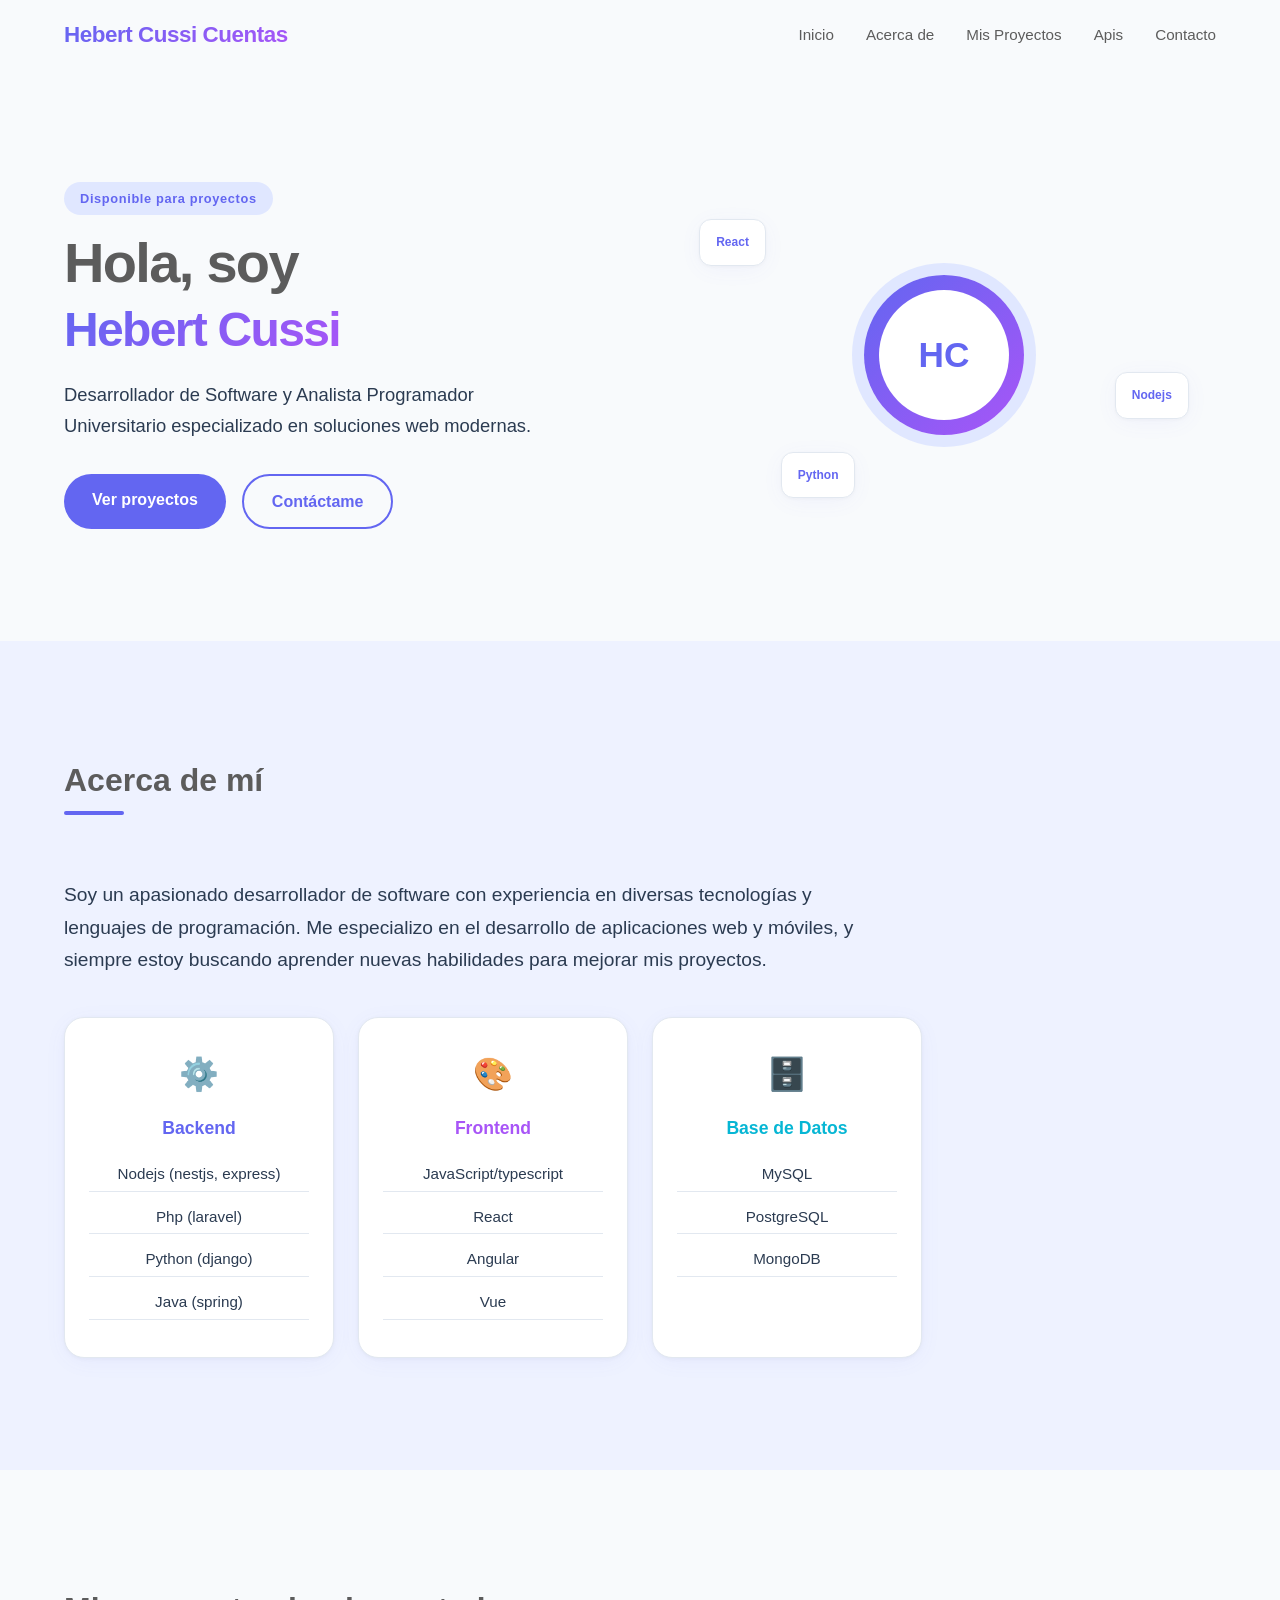
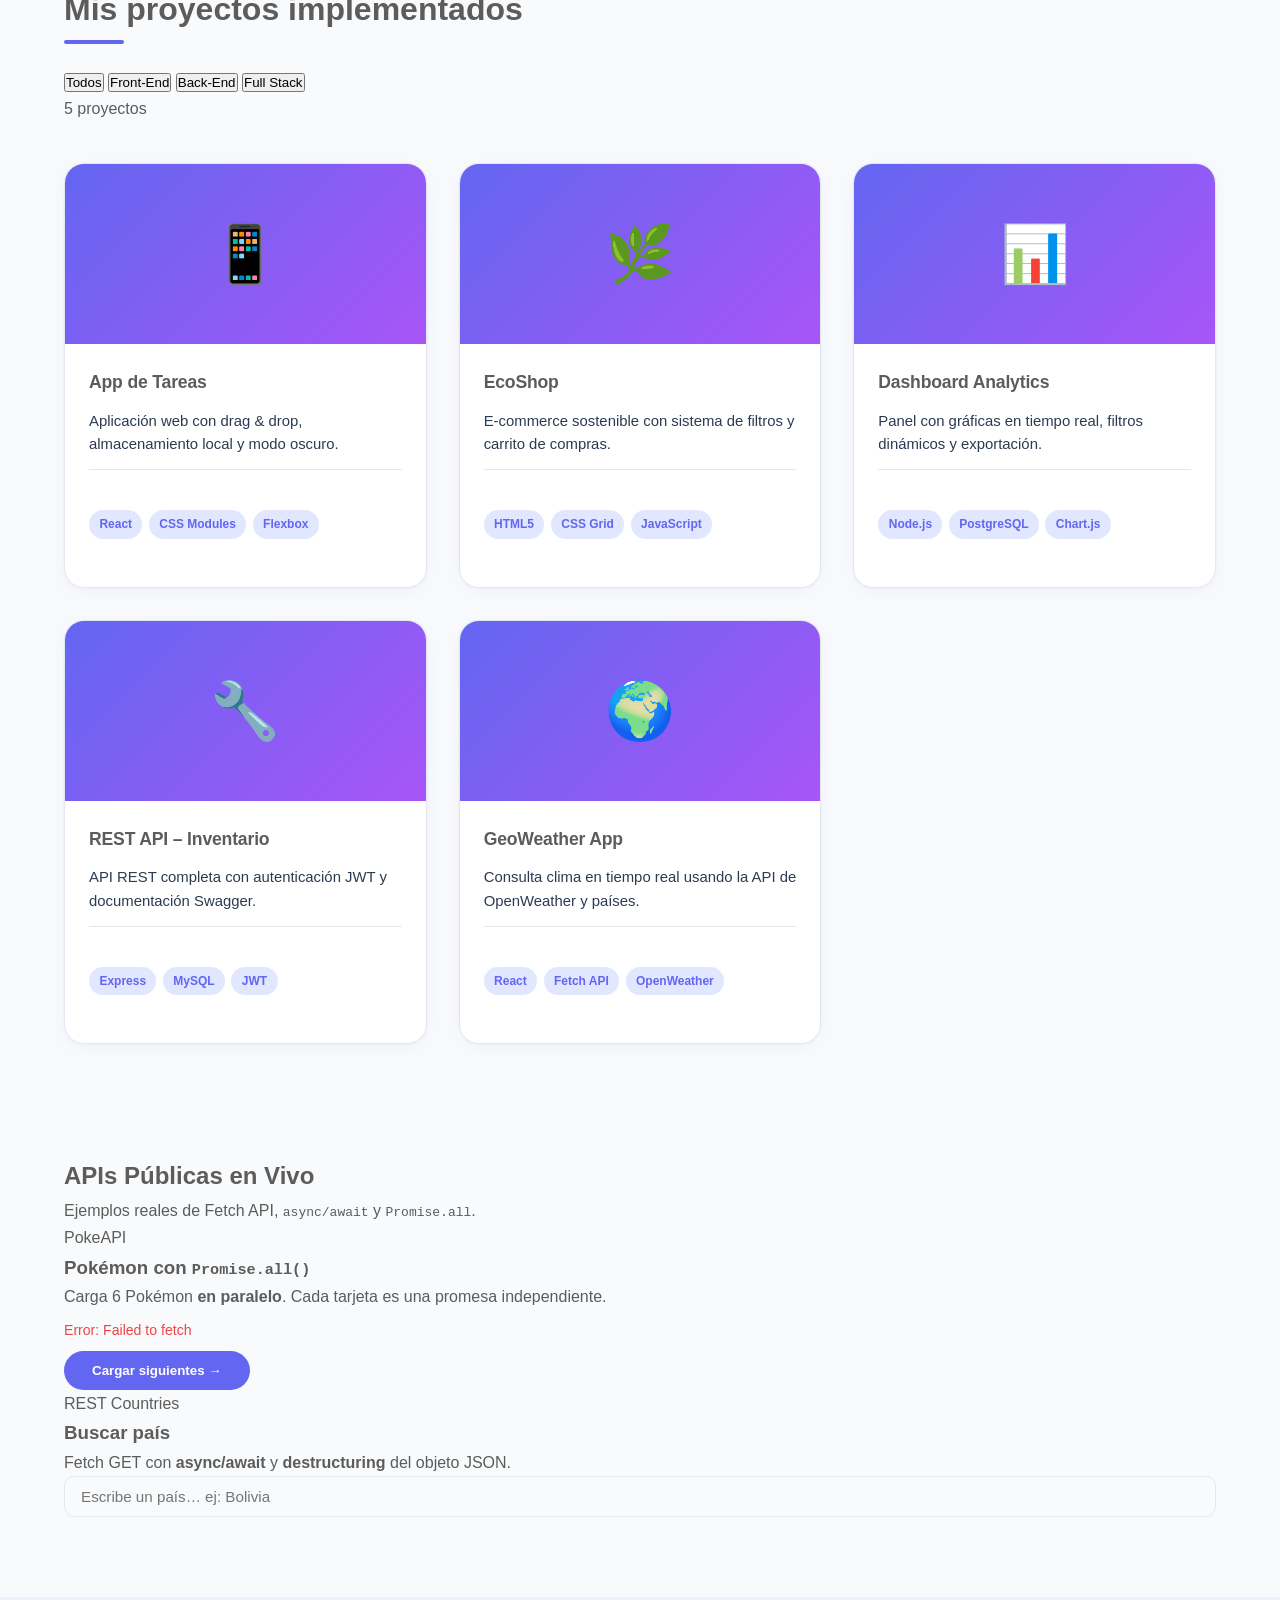
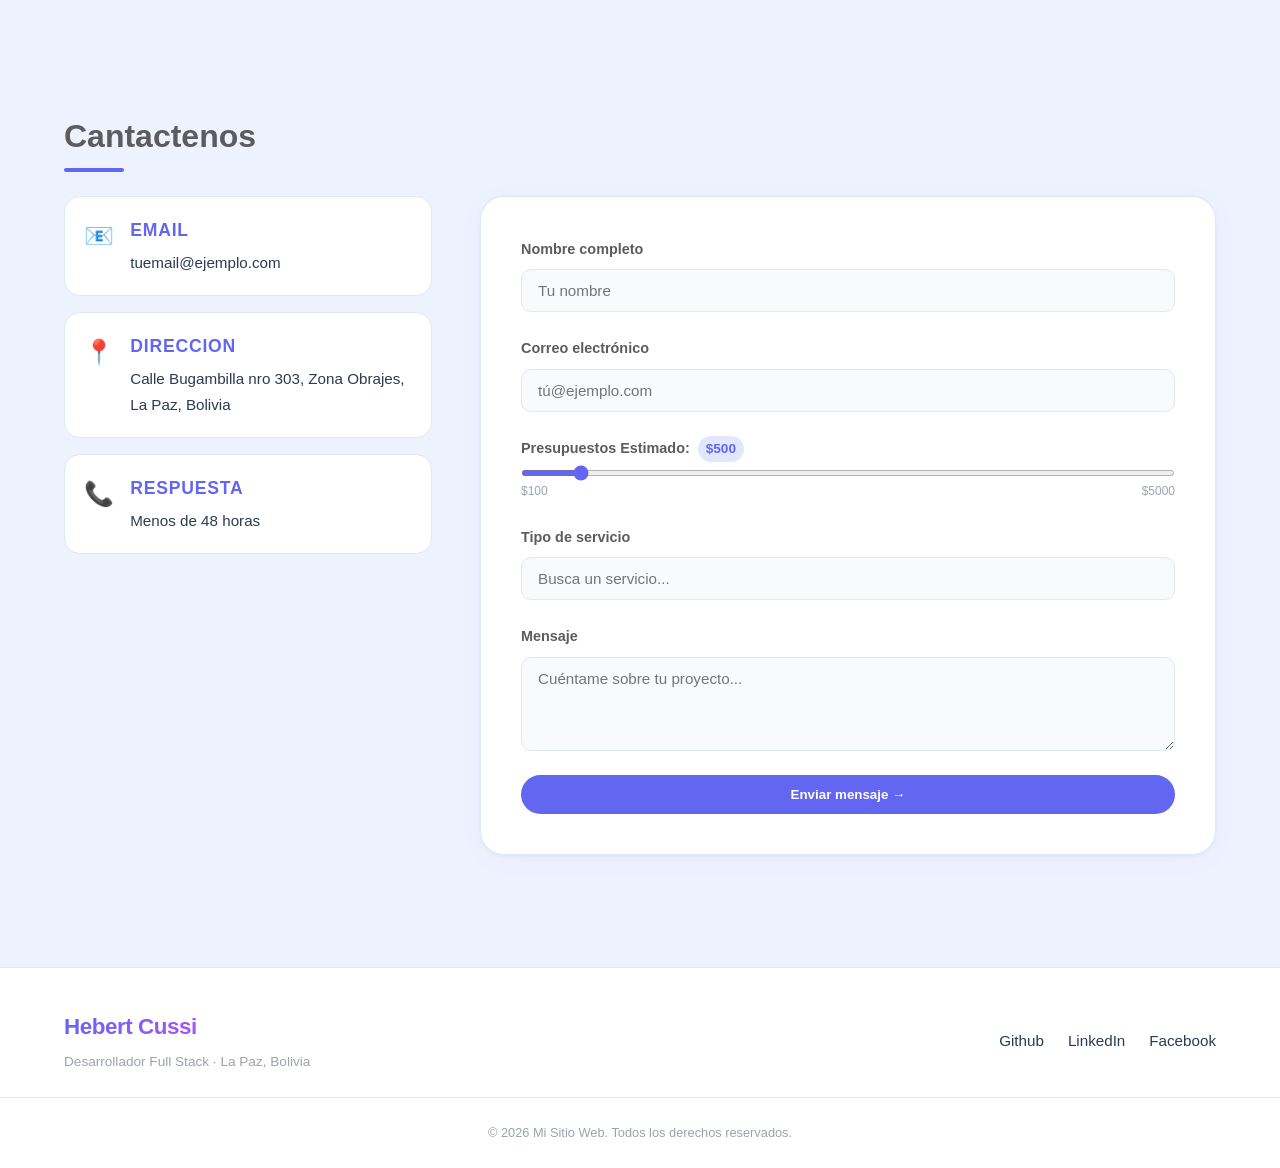
<file: Index.html>
<!doctype html>
<html lang="es">
  <head>
    <meta charset="UTF-8" />    
    <meta name="viewport" content="width=device-width, initial-scale=1.0" />

    <!-- ✅ SEO & Open Graph Meta Tags -->
    <title>Mi Portafolio</title>
    <meta name="description" content="Portafolio de Hebert Cussi, desarrollador de software especializado en aplicaciones web y móviles. Proyectos destacados, habilidades técnicas y contacto." />
    <meta name="keywords" content="Hebert Cussi, desarrollador, software, web, móviles, Nodejs, Php, Python, Java, JavaScript" />
    <meta name="author" content="Hebert Cussi Cuentas" />
    
    
    <meta property="og:title" content="Portafolio de Hebert Cussi" />
    <meta property="og:description" content="Descubre los proyectos y habilidades de Hebert Cussi, un apasionado desarrollador de software con experiencia en diversas tecnologías." />
    <meta property="og:type" content="website" />
    <meta property="og:url" content="https://hebertcussi.dev/" />    
    

    <link rel="stylesheet" href="assets/css/styles.css" />
  </head>
  <body>
    <header>
      <div class="container">
        <div class="navbar">
          <div class="logo">Hebert Cussi Cuentas</div>
          <nav>
            <ul>
              <li><a href="#inicio">Inicio</a></li>
              <li><a href="#acercade">Acerca de</a></li>
              <li><a href="#servicios">Mis Proyectos</a></li>
              <li><a href="#apis">Apis</a></li>
              <li><a href="#contacto">Contacto</a></li>
            </ul>
          </nav>
        </div>
      </div>      
    </header>
    <main>
      <section id="inicio" aria-label="Presentación">
        <div class="container person">
          <div class="person-content">
            <span class="person-badge">Disponible para proyectos</span>
            <h1>Hola, soy <br> <strong>Hebert Cussi</strong> </h1>
            <p> Desarrollador de Software y Analista Programador Universitario especializado en soluciones web modernas.</p>
            <div class="actions">
              <a href="#servicios" class="btn btn--primary">Ver proyectos</a>
              <a href="#contacto" class="btn btn--secondary">Contáctame</a>            
            </div>
          </div>
          <aside class="person-img" aria-hidden="true">
            <div class="float-card card--a">React</div>
            <div class="float-card card--b">Nodejs</div>
            <div class="float-card card--c">Python</div>
            <div class="avatar">
              <div class="avatar-interior">HC</div>
            </div>
          </aside>
        </div>
      </section>
      <section id="acercade" aria-label="Acerca de mí">
        <div class="container about">
          <h2>Acerca de mí</h2>
          <p>
            Soy un apasionado desarrollador de software con experiencia en
            diversas tecnologías y lenguajes de programación. Me especializo en
            el desarrollo de aplicaciones web y móviles, y siempre estoy
            buscando aprender nuevas habilidades para mejorar mis proyectos.
          </p>
          <div class="skill-grid" >
            <article class="skill-card skill--backend">
              <span class="skill-icon">⚙️</span>
              <h3>Backend</h3>
              <ul>
                <li>Nodejs (nestjs, express)</li>
                <li>Php (laravel)</li>
                <li>Python (django)</li>
                <li>Java (spring)</li>
              </ul>
            </article>
            <article class="skill-card skill--frontend">
              <span class="skill-icon">🎨</span>
              <h3>Frontend</h3>
              <ul>
                <li>JavaScript/typescript</li>
                <li>React</li>
                <li>Angular</li>
                <li>Vue</li>                
              </ul>
            </article>
            <article class="skill-card skill--database">
              <span class="skill-icon">🗄️</span>
              <h3>Base de Datos</h3>
              <ul>
                <li>MySQL</li>
                <li>PostgreSQL</li>
                <li>MongoDB</li>
              </ul>
            </article>
          </div>          
        </div>
      </section>
      <section id="servicios">
        <div class="container projects">
          <h2>Mis proyectos implementados</h2>
          <div class="filter-bar" role="group" aria-label="Filtrar proyectos">
            <button class="filter-btn active" data-filter="all">Todos</button>
            <button class="filter-btn" data-filter="frontend">Front-End</button>
            <button class="filter-btn" data-filter="backend">Back-End</button>
            <button class="filter-btn" data-filter="fullstack">Full Stack</button>
          </div>
          <p class="projects-meta"><span id="project-count"></span></p>
          <div class="projects-grid" id="projects-grid">
            <!-- <article class="project-card">
              <div class="project-img">📱</div>
              <div class="project-info">
                <h3>App de Tareas</h3>
                <p>
                  Aplicación web con drag & drop, almacenamiento local y modo
                  oscuro. UI minimalista con microinteracciones.
                </p>
                <div>
                  <span class="tech-badge">React</span>
                  <span class="tech-badge">CSS Modules</span>
                  <span class="tech-badge">Flexbox</span>
                </div>
              </div>
            </article>
            <article class="project-card">
              <div class="project-img">🌿</div>
              <div class="project-info">
                <h3>EcoShop</h3>
                <p>
                  E-commerce sostenible con sistema de filtros, carrito de
                  compras y diseño responsive.
                </p>
                <div>
                  <span class="tech-badge">HTML5 semántico</span>
                  <span class="tech-badge">CSS Grid</span>
                  <span class="tech-badge">JavaScript</span>
                </div>
              </div>
            </article> -->
          
          </div>
        </div>
      </section>
        
      <section id="apis" aria-label="Consumo de APIs públicas">
        <div class="container">
          <header class="section-header">
            <h2>APIs Públicas en Vivo</h2>
            <p>Ejemplos reales de Fetch API, <code>async/await</code> y <code>Promise.all</code>.</p>
          </header>

          <div class="apis-grid">

            <!-- ✅ Sesión 4: PokeAPI – 6 peticiones en paralelo con Promise.all -->
            <div class="api-panel" id="poke-section">
              <div class="api-panel__header">
                <span class="api-badge">PokeAPI</span>
                <h3>Pokémon con <code>Promise.all()</code></h3>
                <p>Carga 6 Pokémon <strong>en paralelo</strong>. Cada tarjeta es una promesa independiente.</p>
              </div>
              <div id="poke-grid" class="poke-grid"></div>
              <button id="poke-next" class="btn btn--outline btn--sm">Cargar siguientes →</button>
            </div>

            <!-- ✅ Sesión 4: REST Countries – Fetch GET + destructuring de respuesta -->
            <div class="api-panel">
              <div class="api-panel__header">
                <span class="api-badge">REST Countries</span>
                <h3>Buscar país</h3>
                <p>Fetch GET con <strong>async/await</strong> y <strong>destructuring</strong> del objeto JSON.</p>
              </div>
              <div class="country-search-box">
                <input
                  type="search"
                  id="country-search"
                  placeholder="Escribe un país… ej: Bolivia"
                  aria-label="Buscar país"
                />
              </div>
              <div id="country-result" class="country-result"></div>
            </div>

          </div>
        </div>
      </section>
      
      <section id="contacto" aria-label="Contacto">
        <div class="container contact">
          <h2 class="section-title">Cantactenos</h2>
          <div class="contact-layout">
            <div class="contact-info">
              <div class="contacto-item">
                <span class="contacto-icon">📧</span>
                <div>
                  <strong>Email</strong>
                  <p>tuemail@ejemplo.com</p>
                </div>
              </div>
              <div class="contacto-item">
                <span class="contacto-icon">📍</span>
                <div>
                  <strong>Direccion</strong>
                  <p>Calle Bugambilla nro 303, Zona Obrajes, La Paz, Bolivia</p>
                </div>
              </div>
              <div class="contacto-item">
                <span class="contacto-icon">📞</span>
                <div>
                  <strong>Respuesta</strong>
                  <p>Menos de 48 horas</p>
                </div>
              </div>
            </div>
            <div class="contact-form">
              <form action="#" method="post">
                <div class="form-group">
                  <label for="nombre">Nombre completo</label>
                  <input
                    type="text"
                    id="nombre"
                    name="nombre"
                    required
                    placeholder="Tu nombre"
                  />
                </div>
                <div class="form-group">
                  <label for="email">Correo electrónico</label>
                  <input
                    type="email"
                    id="email"
                    name="email"
                    required
                    placeholder="tú@ejemplo.com"
                  />
                </div>
                <div class="form-group">
                  <label for="presupuesto">Presupuestos Estimado:
                    <span class="rango-valor" id="rango-valor">$500</span>
                  </label>
                  <input
                    type="range"
                    id="presupuesto"
                    name="presupuesto"
                    min="100"
                    max="5000"
                    step="100"
                    value="500"
                  />
                  <div class="range-labels">
                    <span>$100</span><span>$5000</span>
                  </div>
                </div>
                <div class="form-group">
                    <label for="servicio">Tipo de servicio</label>
                    <input
                      type="search"
                      id="servicio"
                      name="servicio"
                      list="servicios-list"
                      placeholder="Busca un servicio..."
                    />
                    <datalist id="servicios-list">
                      <option value="Desarrollo Web Full Stack">
                      <option value="API REST / Back-End">
                      <option value="Diseño UI / Front-End">
                      <option value="Base de Datos">
                      <option value="Consultoría Técnica">
                    </datalist>
                  </div>
                <div class="form-group">
                    <label for="mensaje">Mensaje</label>
                  <textarea
                    id="mensaje"
                    name="mensaje"
                    rows="4"
                    required
                    placeholder="Cuéntame sobre tu proyecto..."
                  ></textarea>
                </div>
                <button type="submit" class="btn-submit">Enviar mensaje →</button>
              </form>
            </div>
          </div>
        </div>
      </section>
    </main>
    <footer>
      <div class="container footer-grid">
        <div class="footer-brand">
          <span class="logo">Hebert Cussi</span>
          <p>Desarrollador Full Stack · La Paz, Bolivia</p>
        </div>
        <nav class="social-links">
          <a href="https://github.com/hebertcussi" target="_blank">Github</a>
          <a href="https://www.linkedin.com/in/hebertcussi" target="_blank">LinkedIn</a>
          <a href="https://www.facebook.com/hebertcussi" target="_blank">Facebook</a>
        </nav>
      </div>
      <p class="footer-copy">&copy; 2026 Mi Sitio Web. Todos los derechos reservados.</p>
    </footer>
    <script>
      // Actualizar valor del range en tiempo real
      const range = document.getElementById('presupuesto');
      const val   = document.getElementById('rango-valor');
      if (range && val) {
        range.addEventListener('input', () => {
          val.textContent = '$' + Number(range.value).toLocaleString();
        });
      }
    </script>
    <script src="assets/js/app.js"></script>
  </body>
</html>
</file>
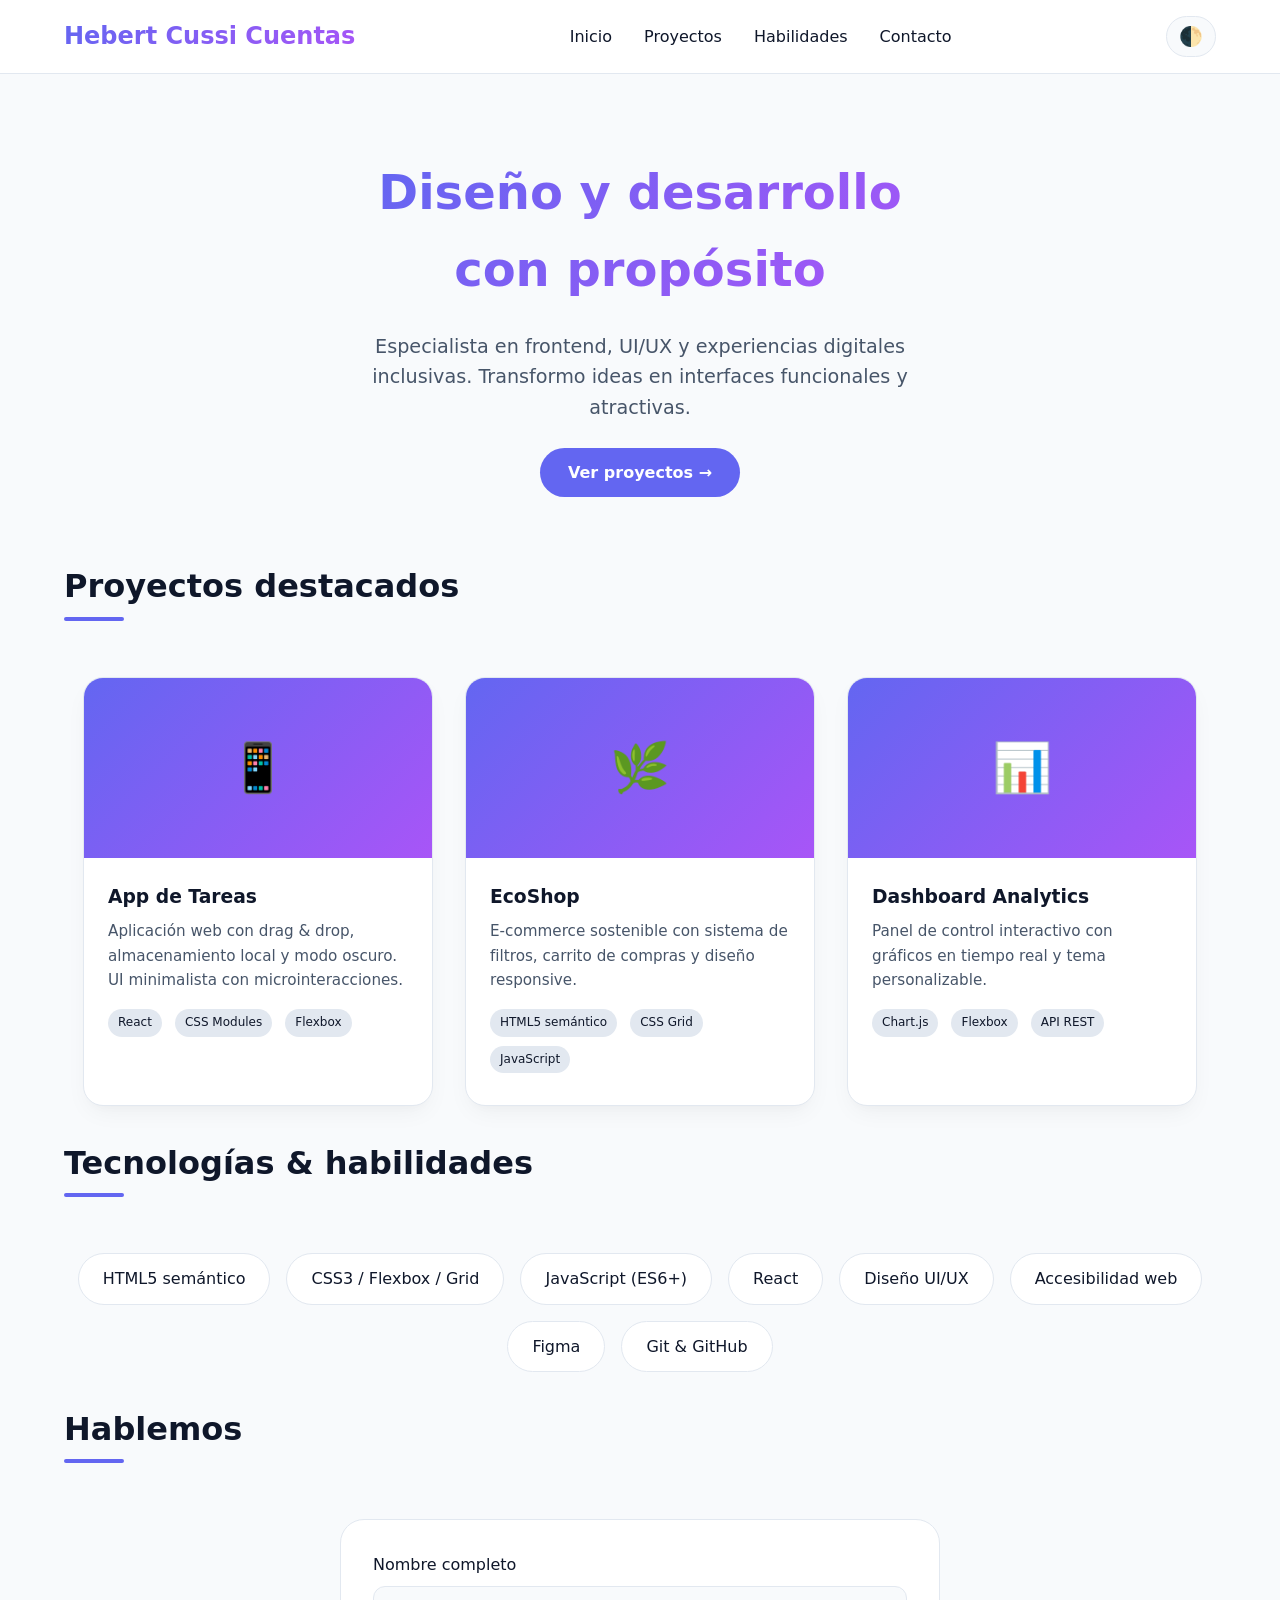
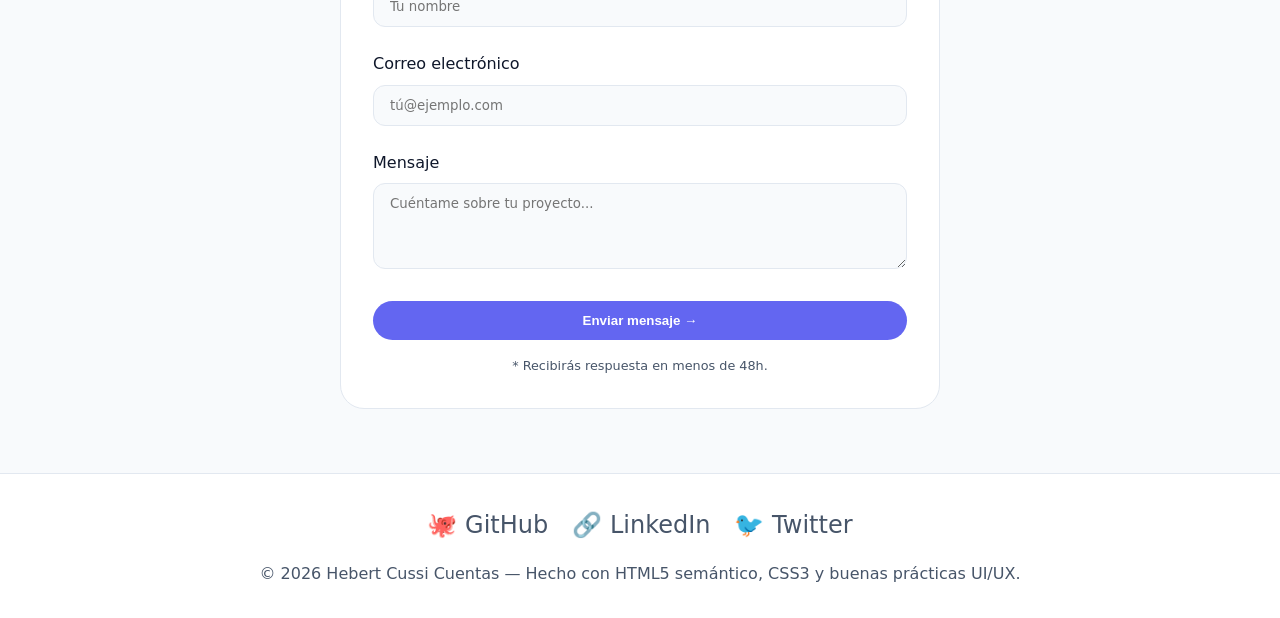
<file: examples/sesion1.html>
<!DOCTYPE html>
<html lang="es">
<head>
    <meta charset="UTF-8">
    <meta name="viewport" content="width=device-width, initial-scale=1.0, viewport-fit=cover">
    <meta name="description" content="Portafolio profesional de desarrollador frontend con ejemplos de HTML5 semántico, CSS3, Flexbox y buenas prácticas UI/UX">
    <meta name="theme-color" content="#6366f1">
    <title>Hebert Cussi Cuentas | Portafolio</title>
    <style>
        /* ============================================ */
        /* 1. VARIABLES CSS (tema claro/oscuro)         */
        /* ============================================ */
        :root {
            /* Colores claros (por defecto) */
            --bg-primary: #f8fafc;
            --bg-secondary: #ffffff;
            --text-primary: #0f172a;
            --text-secondary: #475569;
            --accent: #6366f1;
            --accent-hover: #4f46e5;
            --border: #e2e8f0;
            --card-shadow: 0 10px 25px -5px rgba(0, 0, 0, 0.05), 0 8px 10px -6px rgba(0, 0, 0, 0.02);
            --transition: all 0.3s cubic-bezier(0.4, 0, 0.2, 1);
        }

        /* Modo oscuro automático según preferencia del sistema (UX inclusivo) */
        @media (prefers-color-scheme: dark) {
            :root {
                --bg-primary: #0f172a;
                --bg-secondary: #1e293b;
                --text-primary: #f1f5f9;
                --text-secondary: #cbd5e1;
                --border: #334155;
                --card-shadow: 0 10px 25px -5px rgba(0, 0, 0, 0.3);
            }
        }

        /* ============================================ */
        /* 2. RESET Y ESTILOS GLOBALES (Box Model)      */
        /* ============================================ */
        * {
            margin: 0;
            padding: 0;
            box-sizing: border-box;  /* Modelo de caja consistente */
        }

        body {
            font-family: system-ui, -apple-system, 'Segoe UI', Roboto, 'Helvetica Neue', sans-serif;
            background-color: var(--bg-primary);
            color: var(--text-primary);
            line-height: 1.6;
            transition: background-color 0.2s, color 0.2s;
        }

        /* Scroll suave (UX) */
        html {
            scroll-behavior: smooth;
        }

        /* Contenedor principal con max-width y centrado */
        .container {
            max-width: 1200px;
            margin: 0 auto;
            padding: 0 24px;
        }

        /* ============================================ */
        /* 3. SELECTORES AVANZADOS                      */
        /* ============================================ */
        
        /* Selector de atributo para enlaces externos */
        a[target="_blank"]::after {
            content: "↗";
            display: inline-block;
            margin-left: 4px;
            font-size: 0.8em;
            transition: var(--transition);
        }

        /* Pseudoclase :focus-visible (accesibilidad) */
        a:focus-visible, button:focus-visible, input:focus-visible {
            outline: 2px solid var(--accent);
            outline-offset: 2px;
            border-radius: 4px;
        }

        /* Selector descendente: textos dentro de .skill-tag */
        .skill-tag {
            background: var(--accent);
            color: white;
            padding: 4px 12px;
            border-radius: 30px;
            font-size: 0.85rem;
            font-weight: 500;
            transition: var(--transition);
        }
        .skill-tag:hover {
            transform: translateY(-2px);
            background: var(--accent-hover);
        }

        /* Selector hijo directo en navegación */
        nav > ul {
            display: flex;
            gap: 2rem;
            list-style: none;
        }

        /* Pseudoelemento para título decorativo */
        .section-title {
            position: relative;
            display: inline-block;
            margin-bottom: 2rem;
            font-size: 2rem;
        }
        .section-title::after {
            content: '';
            position: absolute;
            bottom: -8px;
            left: 0;
            width: 60px;
            height: 4px;
            background: var(--accent);
            border-radius: 2px;
        }

        /* ============================================ */
        /* 4. HEADER Y NAVEGACIÓN (FLEXBOX)             */
        /* ============================================ */
        header {
            background: var(--bg-secondary);
            backdrop-filter: blur(8px);
            border-bottom: 1px solid var(--border);
            position: sticky;
            top: 0;
            z-index: 100;
        }

        .navbar {
            display: flex;
            justify-content: space-between;
            align-items: center;
            padding: 1rem 0;
            flex-wrap: wrap;
            gap: 1rem;
        }

        .logo {
            font-size: 1.5rem;
            font-weight: 700;
            background: linear-gradient(135deg, var(--accent), #a855f7);
            background-clip: text;
            -webkit-background-clip: text;
            color: transparent;
        }

        /* Navegación flex */
        nav ul {
            display: flex;
            gap: 2rem;
            flex-wrap: wrap;
        }
        nav ul li a {
            text-decoration: none;
            color: var(--text-primary);
            font-weight: 500;
            transition: var(--transition);
            padding: 0.5rem 0;
            border-bottom: 2px solid transparent;
        }
        nav ul li a:hover {
            color: var(--accent);
            border-bottom-color: var(--accent);
        }

        /* Botón de modo claro/oscuro manual (extra UX) */
        .theme-toggle {
            background: var(--bg-primary);
            border: 1px solid var(--border);
            border-radius: 50px;
            padding: 8px 12px;
            cursor: pointer;
            font-size: 1.2rem;
            transition: var(--transition);
        }
        .theme-toggle:hover {
            transform: scale(1.05);
            background: var(--border);
        }

        /* ============================================ */
        /* 5. HERO SECTION (FLEXBOX CENTRADO)           */
        /* ============================================ */
        .hero {
            padding: 5rem 0 4rem;
            text-align: center;
        }
        .hero-content {
            display: flex;
            flex-direction: column;
            align-items: center;
            gap: 1.5rem;
        }
        .hero h1 {
            font-size: 3rem;
            background: linear-gradient(135deg, var(--accent), #a855f7);
            background-clip: text;
            -webkit-background-clip: text;
            color: transparent;
        }
        .hero p {
            max-width: 600px;
            color: var(--text-secondary);
            font-size: 1.2rem;
        }
        .btn {
            display: inline-block;
            background: var(--accent);
            color: white;
            padding: 12px 28px;
            border-radius: 40px;
            text-decoration: none;
            font-weight: 600;
            transition: var(--transition);
            border: none;
            cursor: pointer;
        }
        .btn:hover {
            background: var(--accent-hover);
            transform: translateY(-3px);
            box-shadow: 0 10px 20px -5px rgba(99, 102, 241, 0.4);
        }

        /* ============================================ */
        /* 6. SECCIÓN PROYECTOS (FLEXBOX + GRID)        */
        /* ============================================ */
        .projects-grid {
            display: flex;
            flex-wrap: wrap;
            gap: 2rem;
            justify-content: center;
            margin: 2rem 0;
        }
        /* Tarjetas con modelo de caja claro */
        .project-card {
            background: var(--bg-secondary);
            border-radius: 20px;
            overflow: hidden;
            box-shadow: var(--card-shadow);
            transition: var(--transition);
            flex: 1 1 300px;
            max-width: 350px;
            border: 1px solid var(--border);
        }
        .project-card:hover {
            transform: translateY(-8px);
            box-shadow: 0 20px 30px -12px rgba(0, 0, 0, 0.2);
        }
        .project-img {
            background: linear-gradient(135deg, #6366f1, #a855f7);
            height: 180px;
            display: flex;
            align-items: center;
            justify-content: center;
            font-size: 3rem;
        }
        .project-info {
            padding: 1.5rem;
        }
        .project-info h3 {
            margin-bottom: 0.5rem;
        }
        .project-info p {
            color: var(--text-secondary);
            font-size: 0.95rem;
            margin-bottom: 1rem;
        }
        .tech-badge {
            display: inline-block;
            background: var(--border);
            padding: 4px 10px;
            border-radius: 20px;
            font-size: 0.75rem;
            margin-right: 0.5rem;
            margin-bottom: 0.5rem;
            color: var(--text-primary);
        }

        /* ============================================ */
        /* 7. SECCIÓN HABILIDADES (FLEXBOX wrap)        */
        /* ============================================ */
        .skills-container {
            display: flex;
            flex-wrap: wrap;
            gap: 1rem;
            justify-content: center;
            margin: 2rem 0;
        }
        .skill-item {
            background: var(--bg-secondary);
            border: 1px solid var(--border);
            border-radius: 50px;
            padding: 0.75rem 1.5rem;
            font-weight: 500;
            transition: var(--transition);
            cursor: default;
        }
        .skill-item:hover {
            transform: scale(1.05);
            border-color: var(--accent);
            color: var(--accent);
        }

        /* ============================================ */
        /* 8. SECCIÓN CONTACTO (FORMULARIO)             */
        /* ============================================ */
        .contact-form {
            background: var(--bg-secondary);
            padding: 2rem;
            border-radius: 24px;
            border: 1px solid var(--border);
            max-width: 600px;
            margin: 2rem auto;
        }
        .form-group {
            margin-bottom: 1.5rem;
        }
        label {
            display: block;
            margin-bottom: 0.5rem;
            font-weight: 500;
        }
        input, textarea {
            width: 100%;
            padding: 12px 16px;
            background: var(--bg-primary);
            border: 1px solid var(--border);
            border-radius: 12px;
            color: var(--text-primary);
            font-family: inherit;
            transition: var(--transition);
        }
        input:focus, textarea:focus {
            outline: none;
            border-color: var(--accent);
            box-shadow: 0 0 0 3px rgba(99, 102, 241, 0.2);
        }
        /* Pseudoclase :valid para feedback UX (opcional) */
        input:valid:not(:placeholder-shown) {
            border-color: #10b981;
        }
        .btn-submit {
            width: 100%;
            background: var(--accent);
            color: white;
            border: none;
            padding: 12px;
            border-radius: 40px;
            font-weight: bold;
            cursor: pointer;
            transition: var(--transition);
        }
        .btn-submit:hover {
            background: var(--accent-hover);
        }

        /* ============================================ */
        /* 9. FOOTER (FLEXBOX)                          */
        /* ============================================ */
        footer {
            background: var(--bg-secondary);
            border-top: 1px solid var(--border);
            padding: 2rem 0;
            margin-top: 4rem;
            text-align: center;
            color: var(--text-secondary);
        }
        .social-links {
            display: flex;
            justify-content: center;
            gap: 1.5rem;
            margin-bottom: 1rem;
        }
        .social-links a {
            color: var(--text-secondary);
            font-size: 1.5rem;
            transition: var(--transition);
            text-decoration: none;
        }
        .social-links a:hover {
            color: var(--accent);
            transform: translateY(-3px);
        }

        /* ============================================ */
        /* 10. RESPONSIVE (Mobile First ya lo es)       */
        /* ============================================ */
        @media (max-width: 768px) {
            .navbar {
                flex-direction: column;
                text-align: center;
            }
            nav ul {
                justify-content: center;
                gap: 1rem;
            }
            .hero h1 {
                font-size: 2.2rem;
            }
            .section-title {
                font-size: 1.8rem;
            }
            .container {
                padding: 0 20px;
            }
        }

        /* Animación de entrada sutil (UX delight) */
        @keyframes fadeUp {
            from {
                opacity: 0;
                transform: translateY(20px);
            }
            to {
                opacity: 1;
                transform: translateY(0);
            }
        }
        section {
            animation: fadeUp 0.6s ease-out;
        }
    </style>
</head>
<body>

<header>
    <div class="container">
        <div class="navbar">
            <div class="logo">Hebert Cussi Cuentas</div>
            <nav>
                <ul>
                    <li><a href="#inicio">Inicio</a></li>
                    <li><a href="#proyectos">Proyectos</a></li>
                    <li><a href="#habilidades">Habilidades</a></li>
                    <li><a href="#contacto">Contacto</a></li>
                </ul>
            </nav>
            <button class="theme-toggle" id="themeToggle" aria-label="Cambiar tema claro/oscuro">🌓</button>
        </div>
    </div>
</header>

<main>
    <!-- SECCIÓN INICIO (HERO) -->
    <section id="inicio">
        <div class="container hero">
            <div class="hero-content">
                <h1>Diseño y desarrollo <br>con propósito</h1>
                <p>Especialista en frontend, UI/UX y experiencias digitales inclusivas. Transformo ideas en interfaces funcionales y atractivas.</p>
                <a href="#proyectos" class="btn">Ver proyectos →</a>
            </div>
        </div>
    </section>

    <!-- SECCIÓN PROYECTOS (aplica modelo de caja y flexbox) -->
    <section id="proyectos">
        <div class="container">
            <h2 class="section-title">Proyectos destacados</h2>
            <div class="projects-grid">
                <!-- Tarjeta 1 -->
                <article class="project-card">
                    <div class="project-img">📱</div>
                    <div class="project-info">
                        <h3>App de Tareas</h3>
                        <p>Aplicación web con drag & drop, almacenamiento local y modo oscuro. UI minimalista con microinteracciones.</p>
                        <div>
                            <span class="tech-badge">React</span>
                            <span class="tech-badge">CSS Modules</span>
                            <span class="tech-badge">Flexbox</span>
                        </div>
                    </div>
                </article>
                <!-- Tarjeta 2 -->
                <article class="project-card">
                    <div class="project-img">🌿</div>
                    <div class="project-info">
                        <h3>EcoShop</h3>
                        <p>E-commerce sostenible con sistema de filtros, carrito de compras y diseño responsive.</p>
                        <div>
                            <span class="tech-badge">HTML5 semántico</span>
                            <span class="tech-badge">CSS Grid</span>
                            <span class="tech-badge">JavaScript</span>
                        </div>
                    </div>
                </article>
                <!-- Tarjeta 3 -->
                <article class="project-card">
                    <div class="project-img">📊</div>
                    <div class="project-info">
                        <h3>Dashboard Analytics</h3>
                        <p>Panel de control interactivo con gráficos en tiempo real y tema personalizable.</p>
                        <div>
                            <span class="tech-badge">Chart.js</span>
                            <span class="tech-badge">Flexbox</span>
                            <span class="tech-badge">API REST</span>
                        </div>
                    </div>
                </article>
            </div>
        </div>
    </section>

    <!-- SECCIÓN HABILIDADES (uso de selectores y flex) -->
    <section id="habilidades">
        <div class="container">
            <h2 class="section-title">Tecnologías & habilidades</h2>
            <div class="skills-container">
                <div class="skill-item">HTML5 semántico</div>
                <div class="skill-item">CSS3 / Flexbox / Grid</div>
                <div class="skill-item">JavaScript (ES6+)</div>
                <div class="skill-item">React</div>
                <div class="skill-item">Diseño UI/UX</div>
                <div class="skill-item">Accesibilidad web</div>
                <div class="skill-item">Figma</div>
                <div class="skill-item">Git & GitHub</div>
            </div>
        </div>
    </section>

    <!-- SECCIÓN CONTACTO (formulario con feedback visual) -->
    <section id="contacto">
        <div class="container">
            <h2 class="section-title">Hablemos</h2>
            <div class="contact-form">
                <form action="#" method="post">
                    <div class="form-group">
                        <label for="nombre">Nombre completo</label>
                        <input type="text" id="nombre" name="nombre" required placeholder="Tu nombre">
                    </div>
                    <div class="form-group">
                        <label for="email">Correo electrónico</label>
                        <input type="email" id="email" name="email" required placeholder="tú@ejemplo.com">
                    </div>
                    <div class="form-group">
                        <label for="mensaje">Mensaje</label>
                        <textarea id="mensaje" name="mensaje" rows="4" required placeholder="Cuéntame sobre tu proyecto..."></textarea>
                    </div>
                    <button type="submit" class="btn-submit">Enviar mensaje →</button>
                </form>
                <p style="margin-top: 1rem; font-size: 0.8rem; text-align: center; color: var(--text-secondary)">* Recibirás respuesta en menos de 48h.</p>
            </div>
        </div>
    </section>
</main>

<footer>
    <div class="container">
        <div class="social-links">
            <a href="#" aria-label="GitHub">🐙 GitHub</a>
            <a href="#" aria-label="LinkedIn">🔗 LinkedIn</a>
            <a href="#" aria-label="Twitter">🐦 Twitter</a>
        </div>
        <p>© 2026 Hebert Cussi Cuentas — Hecho con HTML5 semántico, CSS3 y buenas prácticas UI/UX.</p>
    </div>
</footer>

<!-- Script para alternar tema manual (mejora UX, complementa prefers-color-scheme) -->
<script>
    (function() {
        // Detectar si hay preferencia guardada
        const toggleBtn = document.getElementById('themeToggle');
        const root = document.documentElement;
        
        // Función para cambiar tema manualmente (sobrescribe prefers)
        function setTheme(theme) {
            if (theme === 'dark') {
                root.style.setProperty('--bg-primary', '#0f172a');
                root.style.setProperty('--bg-secondary', '#1e293b');
                root.style.setProperty('--text-primary', '#f1f5f9');
                root.style.setProperty('--text-secondary', '#cbd5e1');
                root.style.setProperty('--border', '#334155');
            } else if (theme === 'light') {
                root.style.setProperty('--bg-primary', '#f8fafc');
                root.style.setProperty('--bg-secondary', '#ffffff');
                root.style.setProperty('--text-primary', '#0f172a');
                root.style.setProperty('--text-secondary', '#475569');
                root.style.setProperty('--border', '#e2e8f0');
            } else {
                // eliminar estilos inline para volver a prefers-color-scheme
                root.style.removeProperty('--bg-primary');
                root.style.removeProperty('--bg-secondary');
                root.style.removeProperty('--text-primary');
                root.style.removeProperty('--text-secondary');
                root.style.removeProperty('--border');
            }
        }
        
        let currentTheme = 'auto'; // auto, light, dark
        toggleBtn.addEventListener('click', () => {
            if (currentTheme === 'auto') {
                // detectar preferencia actual del sistema para decidir el opuesto
                const isDark = window.matchMedia('(prefers-color-scheme: dark)').matches;
                if (isDark) {
                    setTheme('light');
                    currentTheme = 'light';
                } else {
                    setTheme('dark');
                    currentTheme = 'dark';
                }
            } else if (currentTheme === 'light') {
                setTheme('dark');
                currentTheme = 'dark';
            } else if (currentTheme === 'dark') {
                setTheme('auto');
                currentTheme = 'auto';
            }
            // Cambiar texto del botón (opcional)
            if (currentTheme === 'light') toggleBtn.textContent = '🌙';
            else if (currentTheme === 'dark') toggleBtn.textContent = '☀️';
            else toggleBtn.textContent = '🌓';
        });
    })();
</script>
</body>
</html>
</file>
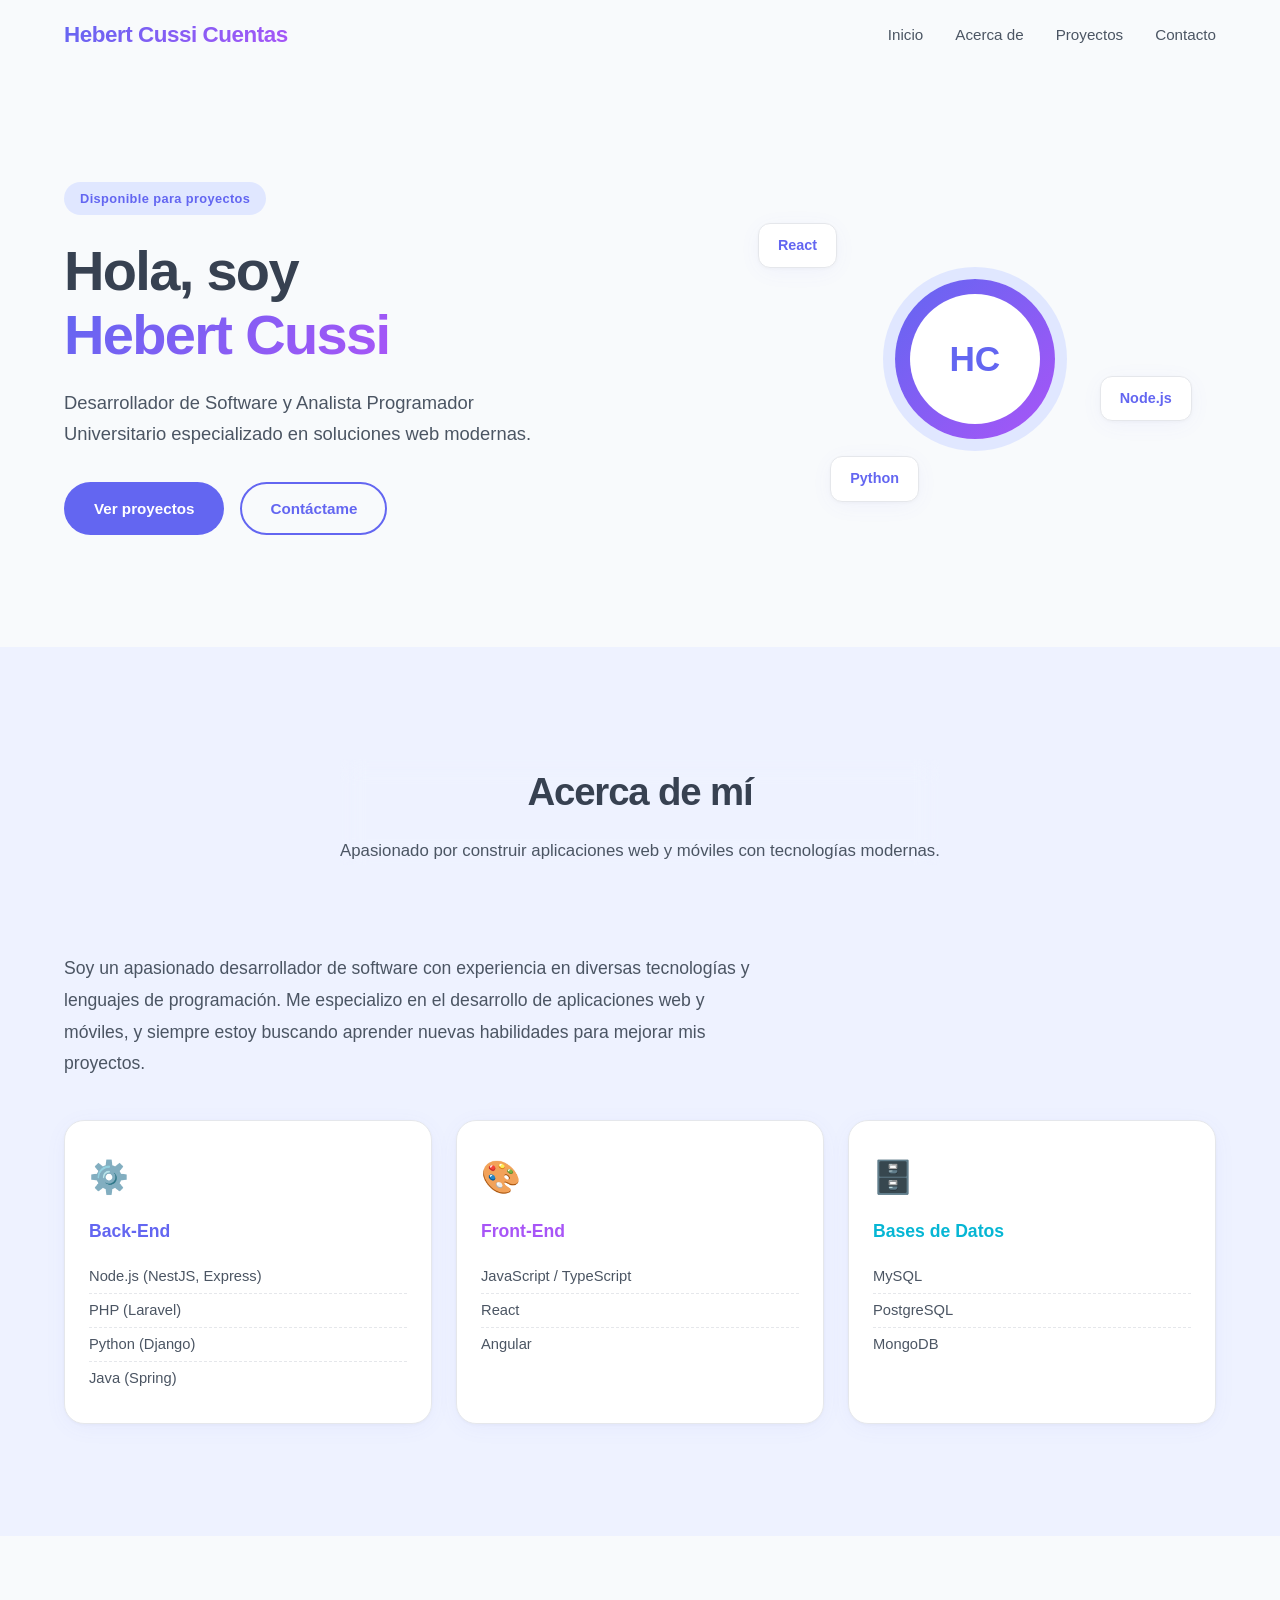
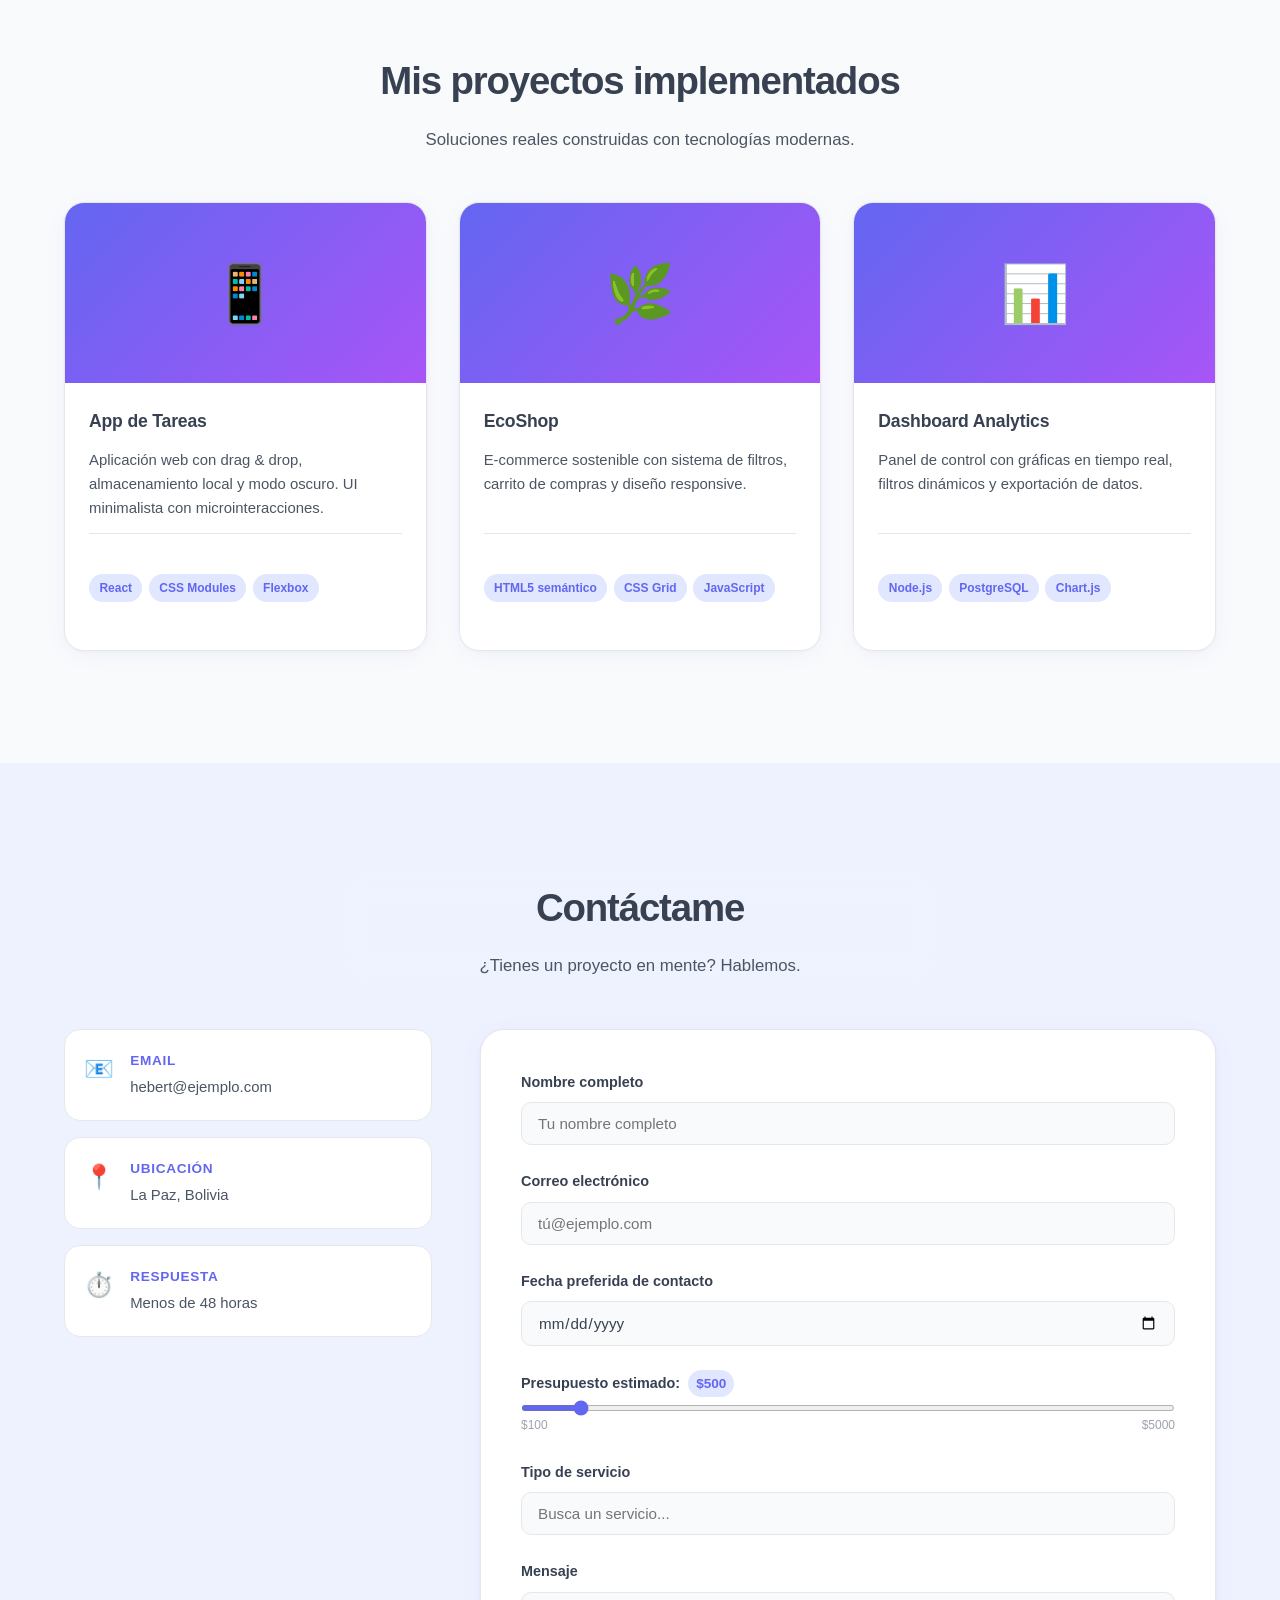
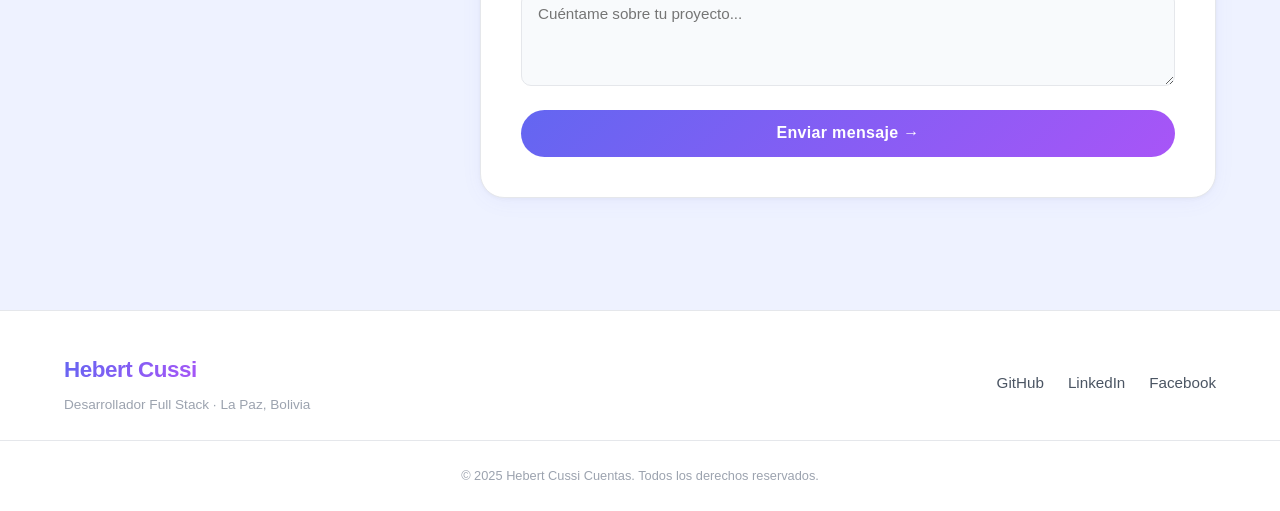
<file: examples/sesion2.html>
<!doctype html>
<html lang="es">
  <head>
    <meta charset="UTF-8" />
    <meta name="viewport" content="width=device-width, initial-scale=1.0" />

    <!-- ✅ SEO & Open Graph Meta Tags -->
    <title>Hebert Cussi – Desarrollador Full Stack</title>
    <meta name="description" content="Portafolio de Hebert Cussi Cuentas, Desarrollador de Software y Analista Programador." />
    <meta name="keywords" content="desarrollador, full stack, react, nodejs, python, portafolio" />
    <meta name="author" content="Hebert Cussi Cuentas" />

    <!-- Open Graph -->
    <meta property="og:title" content="Hebert Cussi – Desarrollador Full Stack" />
    <meta property="og:description" content="Portafolio profesional de Hebert Cussi Cuentas." />
    <meta property="og:type" content="website" />
    <meta property="og:url" content="https://hebertcussi.dev" />
    <meta property="og:image" content="https://hebertcussi.dev/preview.png" />

    <link rel="stylesheet" href="assets/css/styles.css" />
  </head>
  <body>

    <!-- ✅ <header> semántico con navegación -->
    <header>
      <div class="container">
        <div class="navbar">
          <div class="logo">Hebert Cussi Cuentas</div>
          <nav aria-label="Navegación principal">
            <ul>
              <li><a href="#inicio">Inicio</a></li>
              <li><a href="#acercade">Acerca de</a></li>
              <li><a href="#servicios">Proyectos</a></li>
              <li><a href="#contacto">Contacto</a></li>
            </ul>
          </nav>
        </div>
      </div>
    </header>

    <!-- ✅ <main> agrupa el contenido principal -->
    <main>

      <!-- ✅ <section> Hero / Inicio -->
      <section id="inicio" aria-label="Presentación">
        <div class="container hero-grid">
          <div class="hero-content">
            <span class="hero-badge">Disponible para proyectos</span>
            <h1>Hola, soy<br><strong>Hebert Cussi</strong></h1>
            <p>Desarrollador de Software y Analista Programador Universitario especializado en soluciones web modernas.</p>
            <div class="hero-actions">
              <a href="#servicios" class="btn btn--primary">Ver proyectos</a>
              <a href="#contacto" class="btn btn--outline">Contáctame</a>
            </div>
          </div>
          <aside class="hero-visual" aria-hidden="true">
            <div class="floating-card card--a">React</div>
            <div class="floating-card card--b">Node.js</div>
            <div class="floating-card card--c">Python</div>
            <div class="avatar-ring">
              <div class="avatar-inner">HC</div>
            </div>
          </aside>
        </div>
      </section>

      <!-- ✅ <section> Acerca de -->
      <section id="acercade" aria-label="Acerca de mí">
        <div class="container about-grid">

          <header class="section-header">
            <h2>Acerca de mí</h2>
            <p>Apasionado por construir aplicaciones web y móviles con tecnologías modernas.</p>
          </header>

          <div class="about-bio">
            <p>
              Soy un apasionado desarrollador de software con experiencia en
              diversas tecnologías y lenguajes de programación. Me especializo en
              el desarrollo de aplicaciones web y móviles, y siempre estoy
              buscando aprender nuevas habilidades para mejorar mis proyectos.
            </p>
          </div>

          <!-- CSS Grid: layout de habilidades con grid-template-areas -->
          <div class="skills-grid" aria-label="Lenguajes y tecnologías">
            <article class="skill-card skill--backend">
              <span class="skill-icon">⚙️</span>
              <h3>Back-End</h3>
              <ul>
                <li>Node.js (NestJS, Express)</li>
                <li>PHP (Laravel)</li>
                <li>Python (Django)</li>
                <li>Java (Spring)</li>
              </ul>
            </article>
            <article class="skill-card skill--frontend">
              <span class="skill-icon">🎨</span>
              <h3>Front-End</h3>
              <ul>
                <li>JavaScript / TypeScript</li>
                <li>React</li>
                <li>Angular</li>
              </ul>
            </article>
            <article class="skill-card skill--db">
              <span class="skill-icon">🗄️</span>
              <h3>Bases de Datos</h3>
              <ul>
                <li>MySQL</li>
                <li>PostgreSQL</li>
                <li>MongoDB</li>
              </ul>
            </article>
          </div>

        </div>
      </section>

      <!-- ✅ <section> Proyectos con CSS Grid + <article> semántico -->
      <section id="servicios" aria-label="Proyectos implementados">
        <div class="container">
          <header class="section-header">
            <h2>Mis proyectos implementados</h2>
            <p>Soluciones reales construidas con tecnologías modernas.</p>
          </header>

          <!-- CSS Grid: auto-fill responsive, sin media queries extra -->
          <div class="projects-grid">

            <article class="project-card">
              <div class="project-img" aria-hidden="true">📱</div>
              <div class="project-info">
                <h3>App de Tareas</h3>
                <p>Aplicación web con drag &amp; drop, almacenamiento local y modo oscuro. UI minimalista con microinteracciones.</p>
                <footer class="project-tags">
                  <span class="tech-badge">React</span>
                  <span class="tech-badge">CSS Modules</span>
                  <span class="tech-badge">Flexbox</span>
                </footer>
              </div>
            </article>

            <article class="project-card">
              <div class="project-img" aria-hidden="true">🌿</div>
              <div class="project-info">
                <h3>EcoShop</h3>
                <p>E-commerce sostenible con sistema de filtros, carrito de compras y diseño responsive.</p>
                <footer class="project-tags">
                  <span class="tech-badge">HTML5 semántico</span>
                  <span class="tech-badge">CSS Grid</span>
                  <span class="tech-badge">JavaScript</span>
                </footer>
              </div>
            </article>

            <article class="project-card">
              <div class="project-img" aria-hidden="true">📊</div>
              <div class="project-info">
                <h3>Dashboard Analytics</h3>
                <p>Panel de control con gráficas en tiempo real, filtros dinámicos y exportación de datos.</p>
                <footer class="project-tags">
                  <span class="tech-badge">Node.js</span>
                  <span class="tech-badge">PostgreSQL</span>
                  <span class="tech-badge">Chart.js</span>
                </footer>
              </div>
            </article>

          </div>
        </div>
      </section>

      <!-- ✅ <section> Contacto con formulario HTML5 validado -->
      <section id="contacto" aria-label="Contacto">
        <div class="container contact-grid">
          <header class="section-header">
            <h2>Contáctame</h2>
            <p>¿Tienes un proyecto en mente? Hablemos.</p>
          </header>

          <div class="contact-layout">
            <!-- Info lateral -->
            <aside class="contact-info">
              <div class="contact-item">
                <span class="contact-icon">📧</span>
                <div>
                  <strong>Email</strong>
                  <p>hebert@ejemplo.com</p>
                </div>
              </div>
              <div class="contact-item">
                <span class="contact-icon">📍</span>
                <div>
                  <strong>Ubicación</strong>
                  <p>La Paz, Bolivia</p>
                </div>
              </div>
              <div class="contact-item">
                <span class="contact-icon">⏱️</span>
                <div>
                  <strong>Respuesta</strong>
                  <p>Menos de 48 horas</p>
                </div>
              </div>
            </aside>

            <!-- Formulario con inputs HTML5 modernos -->
            <div class="contact-form">
              <form action="#" method="post" novalidate>
                <div class="form-group">
                  <label for="nombre">Nombre completo</label>
                  <input
                    type="text"
                    id="nombre"
                    name="nombre"
                    required
                    minlength="3"
                    placeholder="Tu nombre completo"
                    autocomplete="name"
                  />
                </div>

                <div class="form-group">
                  <label for="email">Correo electrónico</label>
                  <input
                    type="email"
                    id="email"
                    name="email"
                    required
                    placeholder="tú@ejemplo.com"
                    autocomplete="email"
                  />
                </div>

                <!-- ✅ Input moderno: date -->
                <div class="form-group">
                  <label for="fecha">Fecha preferida de contacto</label>
                  <input
                    type="date"
                    id="fecha"
                    name="fecha"
                  />
                </div>

                <!-- ✅ Input moderno: range -->
                <div class="form-group">
                  <label for="presupuesto">
                    Presupuesto estimado:
                    <span class="range-value" id="presupuesto-val">$500</span>
                  </label>
                  <input
                    type="range"
                    id="presupuesto"
                    name="presupuesto"
                    min="100"
                    max="5000"
                    step="100"
                    value="500"
                  />
                  <div class="range-labels">
                    <span>$100</span><span>$5000</span>
                  </div>
                </div>

                <!-- ✅ Input moderno: search como selector de servicio -->
                <div class="form-group">
                  <label for="servicio">Tipo de servicio</label>
                  <input
                    type="search"
                    id="servicio"
                    name="servicio"
                    list="servicios-list"
                    placeholder="Busca un servicio..."
                  />
                  <datalist id="servicios-list">
                    <option value="Desarrollo Web Full Stack">
                    <option value="API REST / Back-End">
                    <option value="Diseño UI / Front-End">
                    <option value="Base de Datos">
                    <option value="Consultoría Técnica">
                  </datalist>
                </div>

                <div class="form-group">
                  <label for="mensaje">Mensaje</label>
                  <textarea
                    id="mensaje"
                    name="mensaje"
                    rows="4"
                    required
                    minlength="20"
                    placeholder="Cuéntame sobre tu proyecto..."
                  ></textarea>
                </div>

                <button type="submit" class="btn-submit">Enviar mensaje →</button>
              </form>
            </div>
          </div>
        </div>
      </section>

    </main>

    <!-- ✅ <footer> semántico -->
    <footer>
      <div class="container footer-grid">
        <div class="footer-brand">
          <span class="logo">Hebert Cussi</span>
          <p>Desarrollador Full Stack · La Paz, Bolivia</p>
        </div>
        <nav class="social-links" aria-label="Redes sociales">
          <a href="https://github.com/hebertcussi" target="_blank" rel="noopener noreferrer" aria-label="GitHub">GitHub</a>
          <a href="https://www.linkedin.com/in/hebertcussi" target="_blank" rel="noopener noreferrer" aria-label="LinkedIn">LinkedIn</a>
          <a href="https://www.facebook.com/hebertcussi" target="_blank" rel="noopener noreferrer" aria-label="Facebook">Facebook</a>
        </nav>
      </div>
      <p class="footer-copy">&copy; 2025 Hebert Cussi Cuentas. Todos los derechos reservados.</p>
    </footer>

    <script>
      // Actualizar valor del range en tiempo real
      const range = document.getElementById('presupuesto');
      const val   = document.getElementById('presupuesto-val');
      if (range && val) {
        range.addEventListener('input', () => {
          val.textContent = '$' + Number(range.value).toLocaleString();
        });
      }
    </script>

  </body>
</html>
</file>
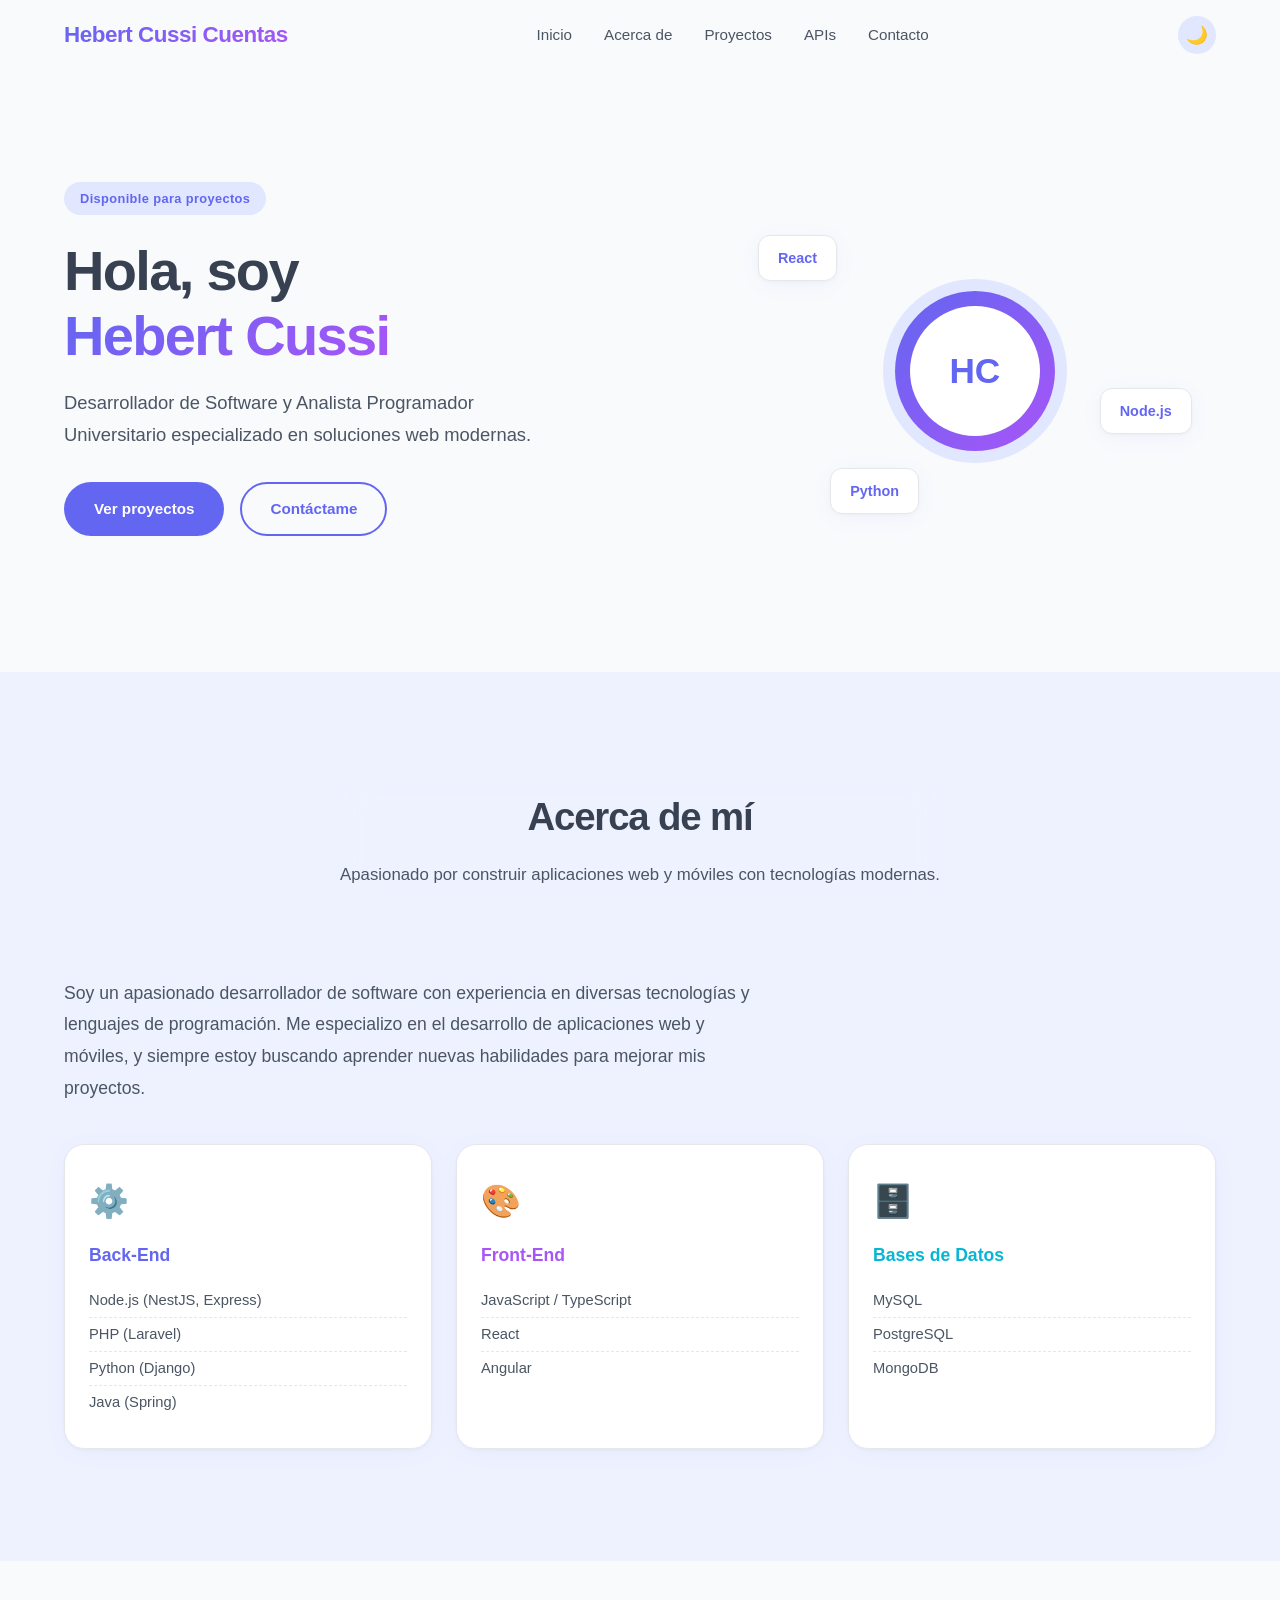
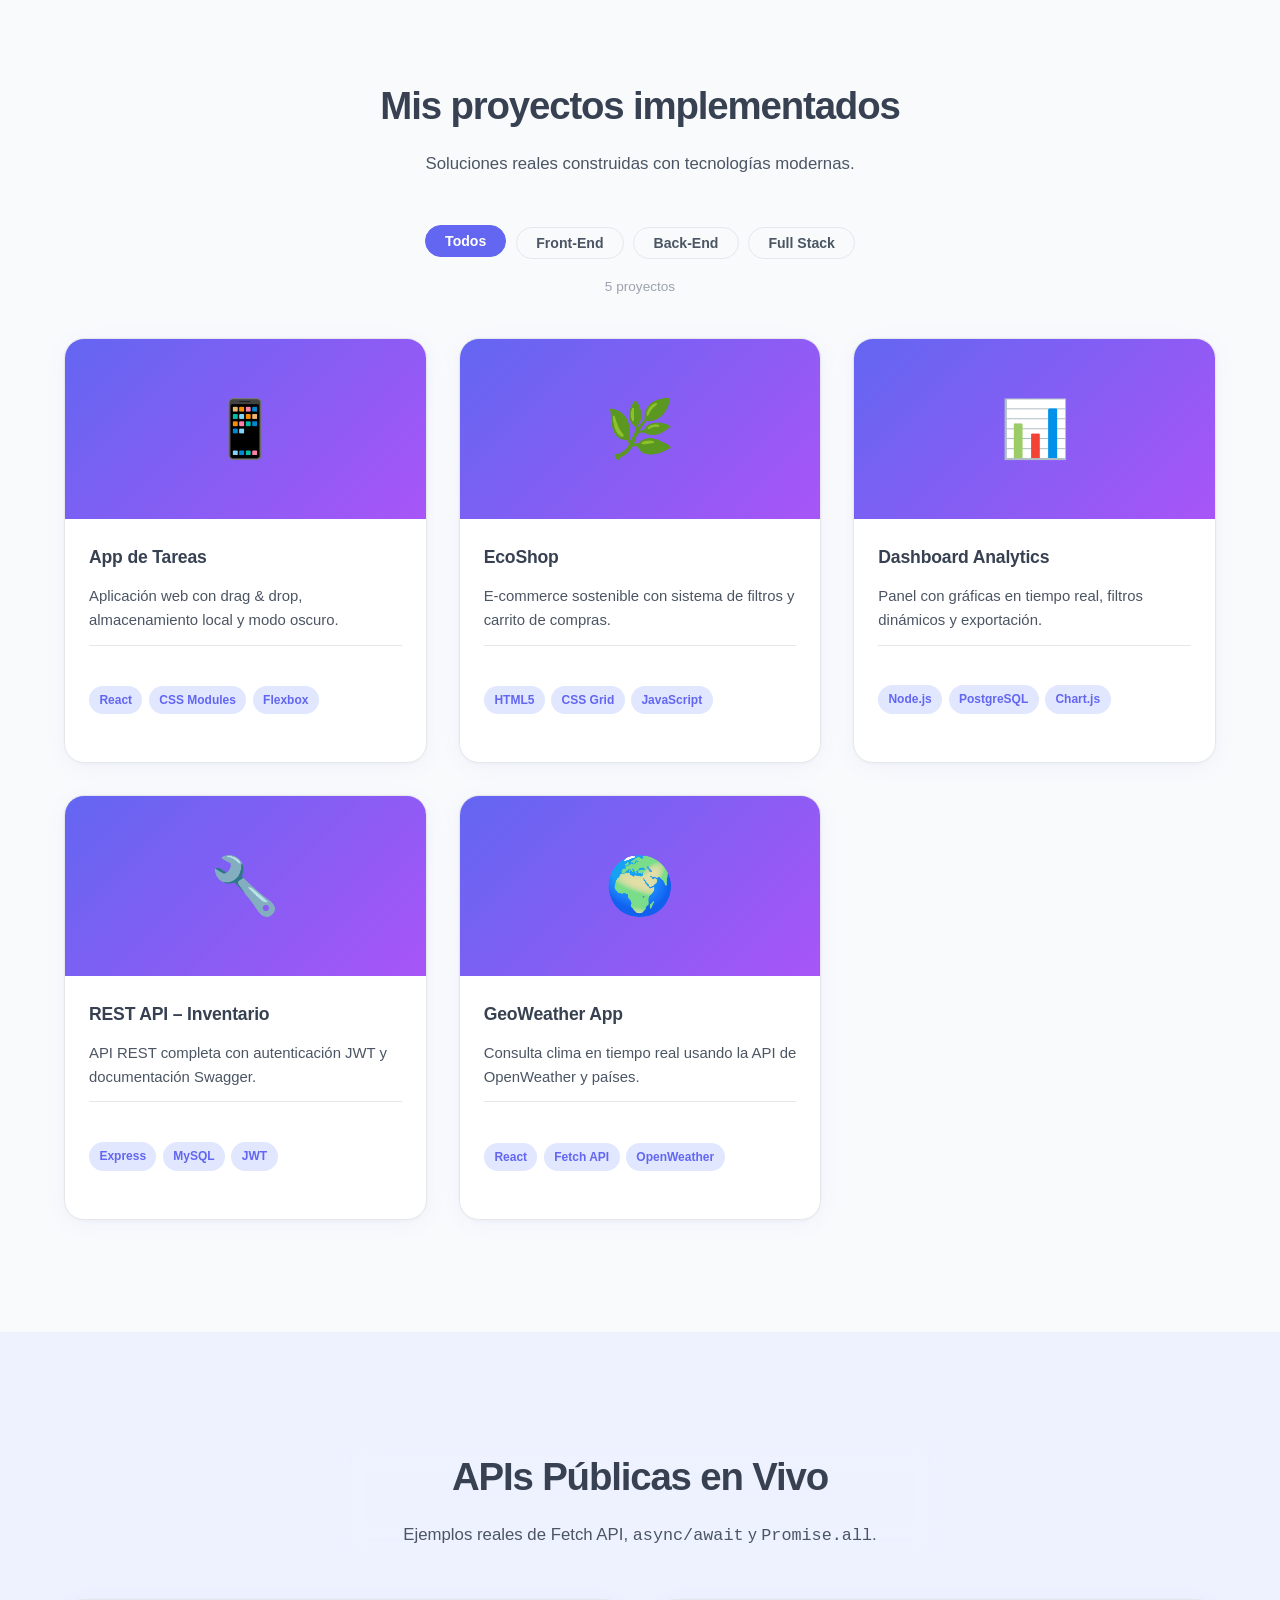
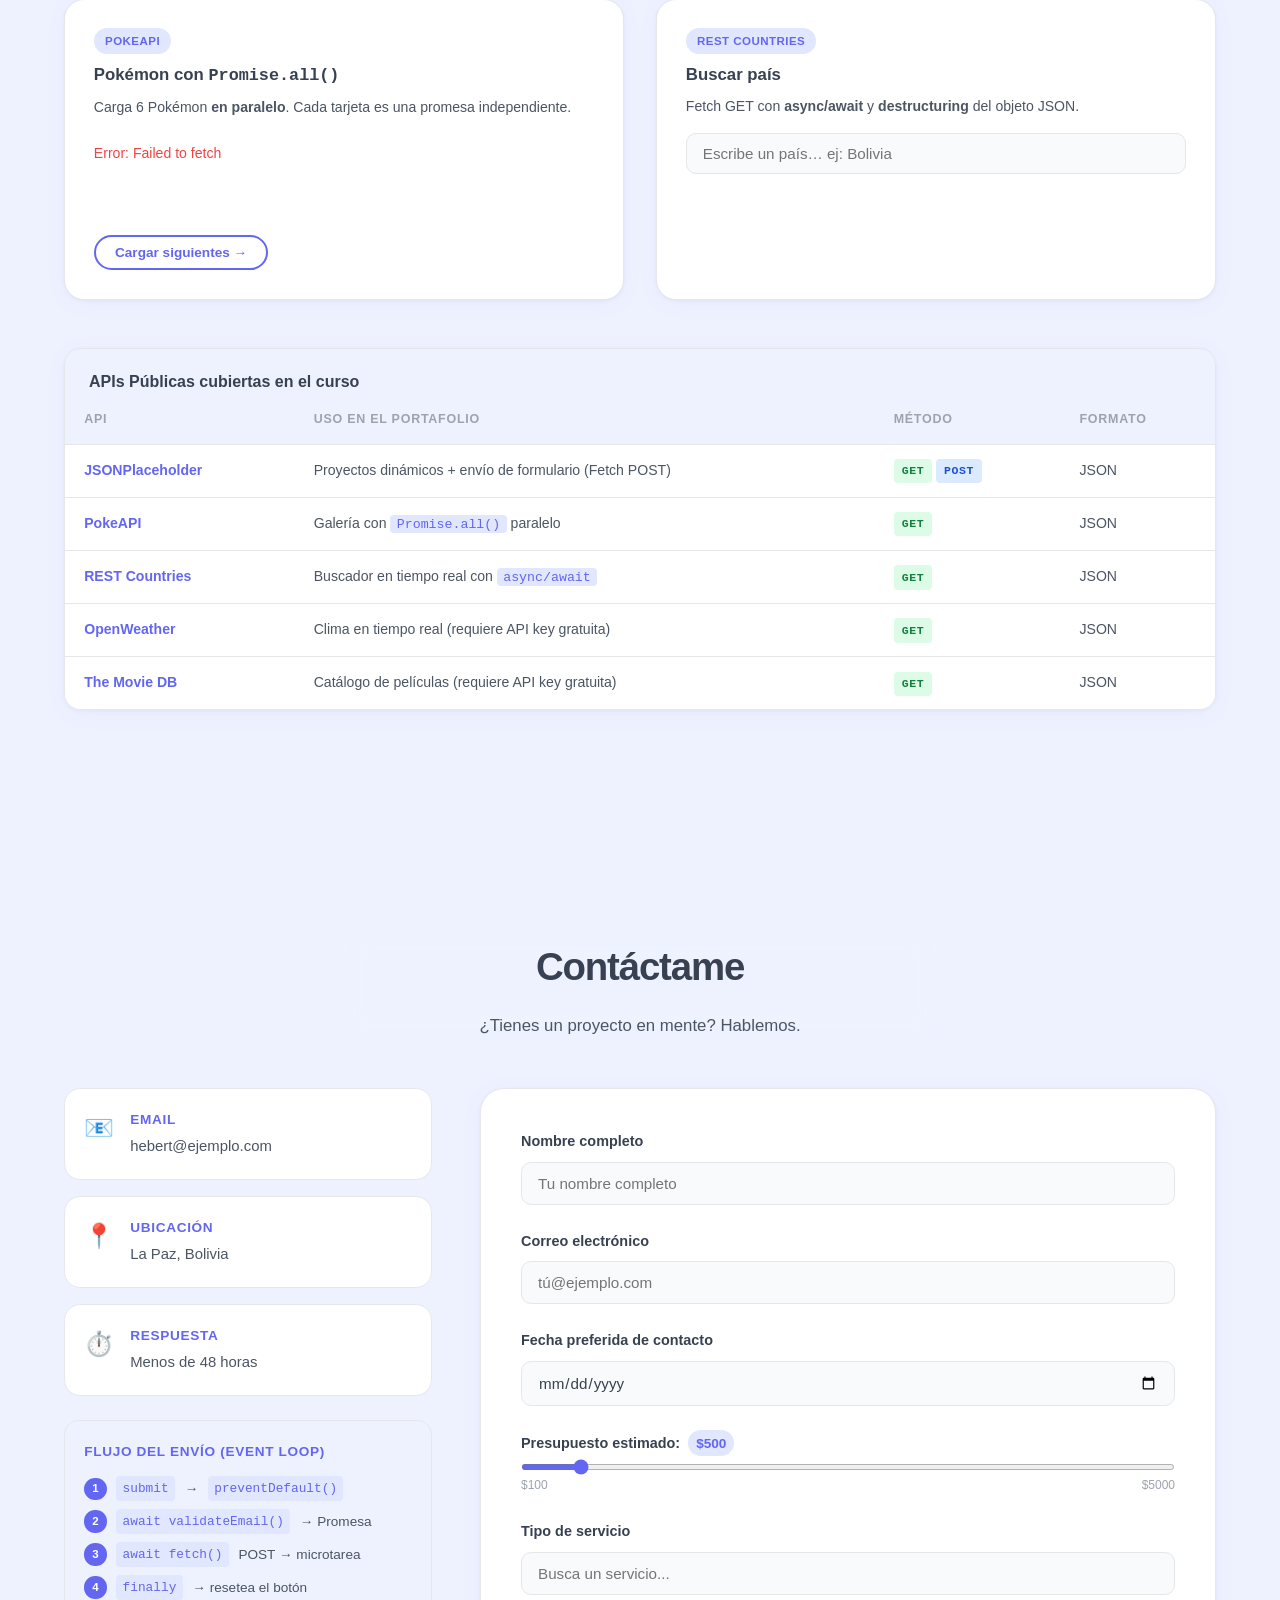
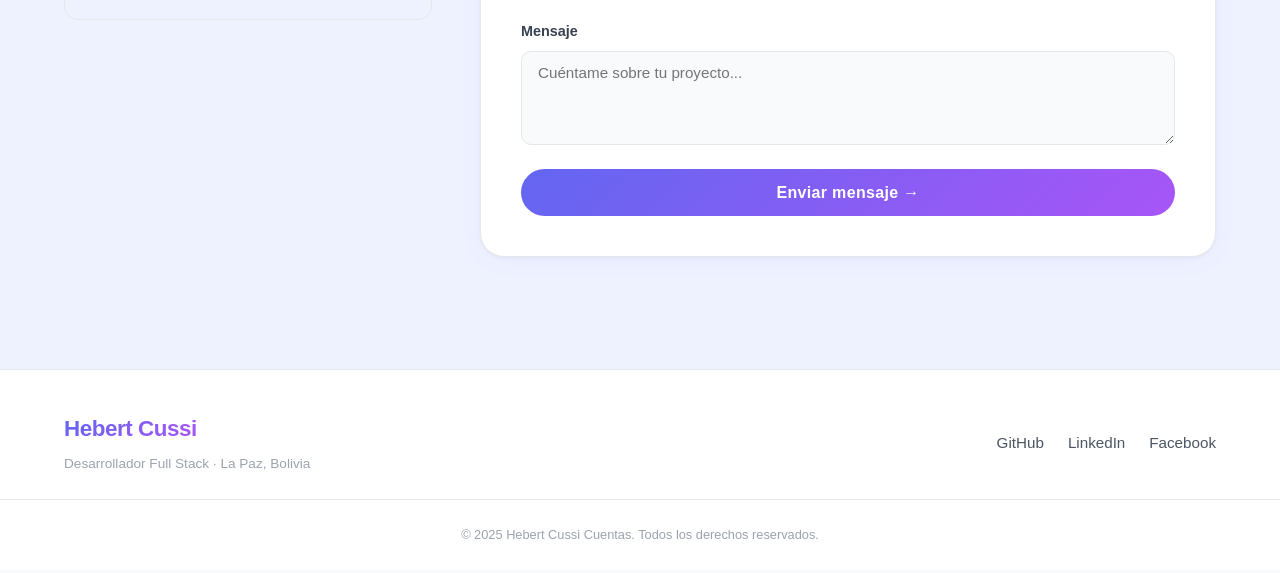
<file: examples/sesion3.html>
<!doctype html>
<html lang="es">
  <head>
    <meta charset="UTF-8" />
    <meta name="viewport" content="width=device-width, initial-scale=1.0" />

    <!-- ✅ SEO & Open Graph Meta Tags -->
    <title>Hebert Cussi – Desarrollador Full Stack</title>
    <meta name="description" content="Portafolio de Hebert Cussi Cuentas, Desarrollador de Software y Analista Programador." />
    <meta name="keywords" content="desarrollador, full stack, react, nodejs, python, portafolio" />
    <meta name="author" content="Hebert Cussi Cuentas" />
    <meta property="og:title" content="Hebert Cussi – Desarrollador Full Stack" />
    <meta property="og:description" content="Portafolio profesional de Hebert Cussi Cuentas." />
    <meta property="og:type" content="website" />
    <meta property="og:url" content="https://hebertcussi.dev" />
    <meta property="og:image" content="https://hebertcussi.dev/preview.png" />

    <link rel="stylesheet" href="assets/css/sesion3.css" />
  </head>
  <body>

    <!-- HEADER -->
    <header>
      <div class="container">
        <div class="navbar">
          <div class="logo">Hebert Cussi Cuentas</div>
          <nav aria-label="Navegación principal">
            <ul>
              <li><a href="#inicio">Inicio</a></li>
              <li><a href="#acercade">Acerca de</a></li>
              <li><a href="#servicios">Proyectos</a></li>
              <li><a href="#apis">APIs</a></li>
              <li><a href="#contacto">Contacto</a></li>
            </ul>
          </nav>
          <!-- ✅ JS Sesión 3: evento click → classList.toggle + localStorage (theme) -->
          <button id="theme-toggle" class="theme-btn" aria-label="Modo oscuro">🌙</button>
        </div>
      </div>
    </header>

    <main>

      <!-- ============================================================
           HERO – CSS Grid + JS: stats dinámicos con Promise.all
      ============================================================ -->
      <section id="inicio" aria-label="Presentación">
        <div class="container hero-grid">
          <div class="hero-content">
            <span class="hero-badge">Disponible para proyectos</span>
            <h1>Hola, soy<br><strong>Hebert Cussi</strong></h1>
            <p>Desarrollador de Software y Analista Programador Universitario especializado en soluciones web modernas.</p>
            <div class="hero-actions">
              <a href="#servicios" class="btn btn--primary">Ver proyectos</a>
              <a href="#contacto" class="btn btn--outline">Contáctame</a>
            </div>
            <!-- ✅ JS Sesión 4: llenado dinámico con Promise.all desde JSONPlaceholder -->
            <div id="hero-stats" class="hero-stats" aria-label="Estadísticas"></div>
          </div>
          <aside class="hero-visual" aria-hidden="true">
            <div class="floating-card card--a">React</div>
            <div class="floating-card card--b">Node.js</div>
            <div class="floating-card card--c">Python</div>
            <div class="avatar-ring">
              <div class="avatar-inner">HC</div>
            </div>
          </aside>
        </div>
      </section>

      <!-- ============================================================
           ACERCA DE – CSS Grid (Sesión 2)
      ============================================================ -->
      <section id="acercade" aria-label="Acerca de mí">
        <div class="container about-grid">
          <header class="section-header">
            <h2>Acerca de mí</h2>
            <p>Apasionado por construir aplicaciones web y móviles con tecnologías modernas.</p>
          </header>
          <div class="about-bio">
            <p>Soy un apasionado desarrollador de software con experiencia en diversas tecnologías y lenguajes de programación. Me especializo en el desarrollo de aplicaciones web y móviles, y siempre estoy buscando aprender nuevas habilidades para mejorar mis proyectos.</p>
          </div>
          <div class="skills-grid" aria-label="Lenguajes y tecnologías">
            <article class="skill-card skill--backend">
              <span class="skill-icon">⚙️</span>
              <h3>Back-End</h3>
              <ul>
                <li>Node.js (NestJS, Express)</li>
                <li>PHP (Laravel)</li>
                <li>Python (Django)</li>
                <li>Java (Spring)</li>
              </ul>
            </article>
            <article class="skill-card skill--frontend">
              <span class="skill-icon">🎨</span>
              <h3>Front-End</h3>
              <ul>
                <li>JavaScript / TypeScript</li>
                <li>React</li>
                <li>Angular</li>
              </ul>
            </article>
            <article class="skill-card skill--db">
              <span class="skill-icon">🗄️</span>
              <h3>Bases de Datos</h3>
              <ul>
                <li>MySQL</li>
                <li>PostgreSQL</li>
                <li>MongoDB</li>
              </ul>
            </article>
          </div>
        </div>
      </section>

      <!-- ============================================================
           PROYECTOS
           CSS Grid (Sesión 2) + JS: filtros, Array.filter, renderizado DOM (Sesión 3)
      ============================================================ -->
      <section id="servicios" aria-label="Proyectos implementados">
        <div class="container">
          <header class="section-header">
            <h2>Mis proyectos implementados</h2>
            <p>Soluciones reales construidas con tecnologías modernas.</p>
          </header>

          <!-- ✅ JS Sesión 3: botones de filtro – addEventListener + Array.filter() + classList -->
          <div class="filter-bar" role="group" aria-label="Filtrar proyectos">
            <button class="filter-btn active" data-filter="all">Todos</button>
            <button class="filter-btn" data-filter="frontend">Front-End</button>
            <button class="filter-btn" data-filter="backend">Back-End</button>
            <button class="filter-btn" data-filter="fullstack">Full Stack</button>
          </div>
          <p class="projects-meta"><span id="project-count"></span></p>

          <!-- ✅ JS Sesión 3: innerHTML generado con .map() + template literals + Clase Project.toHTML() -->
          <div class="projects-grid" id="projects-grid"></div>

          <!-- ✅ JS Sesión 4: visible mientras corre el fetch -->
          <div id="projects-loader" class="loader hidden" aria-live="polite">
            <span></span><span></span><span></span>
          </div>
        </div>
      </section>

      <!-- ============================================================
           APIs EN VIVO
           Sesión 4: Fetch GET/POST, async/await, Promise.all, try/catch/finally
      ============================================================ -->
      <section id="apis" aria-label="Consumo de APIs públicas">
        <div class="container">
          <header class="section-header">
            <h2>APIs Públicas en Vivo</h2>
            <p>Ejemplos reales de Fetch API, <code>async/await</code> y <code>Promise.all</code>.</p>
          </header>

          <div class="apis-grid">

            <!-- ✅ Sesión 4: PokeAPI – 6 peticiones en paralelo con Promise.all -->
            <div class="api-panel" id="poke-section">
              <div class="api-panel__header">
                <span class="api-badge">PokeAPI</span>
                <h3>Pokémon con <code>Promise.all()</code></h3>
                <p>Carga 6 Pokémon <strong>en paralelo</strong>. Cada tarjeta es una promesa independiente.</p>
              </div>
              <div id="poke-grid" class="poke-grid"></div>
              <button id="poke-next" class="btn btn--outline btn--sm">Cargar siguientes →</button>
            </div>

            <!-- ✅ Sesión 4: REST Countries – Fetch GET + destructuring de respuesta -->
            <div class="api-panel">
              <div class="api-panel__header">
                <span class="api-badge">REST Countries</span>
                <h3>Buscar país</h3>
                <p>Fetch GET con <strong>async/await</strong> y <strong>destructuring</strong> del objeto JSON.</p>
              </div>
              <div class="country-search-box">
                <input
                  type="search"
                  id="country-search"
                  placeholder="Escribe un país… ej: Bolivia"
                  aria-label="Buscar país"
                />
              </div>
              <div id="country-result" class="country-result"></div>
            </div>

          </div>

          <!-- Tabla de APIs públicas usadas -->
          <div class="api-table-wrap">
            <h3 class="api-table-title">APIs Públicas cubiertas en el curso</h3>
            <table class="api-table">
              <thead>
                <tr>
                  <th>API</th>
                  <th>Uso en el portafolio</th>
                  <th>Método</th>
                  <th>Formato</th>
                </tr>
              </thead>
              <tbody>
                <tr>
                  <td><a href="https://jsonplaceholder.typicode.com" target="_blank" rel="noopener">JSONPlaceholder</a></td>
                  <td>Proyectos dinámicos + envío de formulario (Fetch POST)</td>
                  <td><span class="method-badge method--get">GET</span> <span class="method-badge method--post">POST</span></td>
                  <td>JSON</td>
                </tr>
                <tr>
                  <td><a href="https://pokeapi.co" target="_blank" rel="noopener">PokeAPI</a></td>
                  <td>Galería con <code>Promise.all()</code> paralelo</td>
                  <td><span class="method-badge method--get">GET</span></td>
                  <td>JSON</td>
                </tr>
                <tr>
                  <td><a href="https://restcountries.com" target="_blank" rel="noopener">REST Countries</a></td>
                  <td>Buscador en tiempo real con <code>async/await</code></td>
                  <td><span class="method-badge method--get">GET</span></td>
                  <td>JSON</td>
                </tr>
                <tr>
                  <td><a href="https://openweathermap.org/api" target="_blank" rel="noopener">OpenWeather</a></td>
                  <td>Clima en tiempo real (requiere API key gratuita)</td>
                  <td><span class="method-badge method--get">GET</span></td>
                  <td>JSON</td>
                </tr>
                <tr>
                  <td><a href="https://www.themoviedb.org/documentation/api" target="_blank" rel="noopener">The Movie DB</a></td>
                  <td>Catálogo de películas (requiere API key gratuita)</td>
                  <td><span class="method-badge method--get">GET</span></td>
                  <td>JSON</td>
                </tr>
              </tbody>
            </table>
          </div>
        </div>
      </section>

      <!-- ============================================================
           CONTACTO
           HTML5 (Sesión 1) + CSS Grid (Sesión 2)
           + JS Sesión 3: localStorage, eventos, manipulación DOM
           + JS Sesión 4: Fetch POST, async/await, try/catch/finally
      ============================================================ -->
      <section id="contacto" aria-label="Contacto">
        <div class="container">
          <header class="section-header">
            <h2>Contáctame</h2>
            <p>¿Tienes un proyecto en mente? Hablemos.</p>
          </header>

          <div class="contact-layout">
            <aside class="contact-info">
              <div class="contact-item">
                <span class="contact-icon">📧</span>
                <div><strong>Email</strong><p>hebert@ejemplo.com</p></div>
              </div>
              <div class="contact-item">
                <span class="contact-icon">📍</span>
                <div><strong>Ubicación</strong><p>La Paz, Bolivia</p></div>
              </div>
              <div class="contact-item">
                <span class="contact-icon">⏱️</span>
                <div><strong>Respuesta</strong><p>Menos de 48 horas</p></div>
              </div>

              <!-- ✅ JS Sesión 4: flujo del Event Loop visualizado -->
              <div class="event-loop-info">
                <h4>Flujo del envío (Event Loop)</h4>
                <ol>
                  <li><span class="step-badge">1</span> <code>submit</code> → <code>preventDefault()</code></li>
                  <li><span class="step-badge">2</span> <code>await validateEmail()</code> → Promesa</li>
                  <li><span class="step-badge">3</span> <code>await fetch()</code> POST → microtarea</li>
                  <li><span class="step-badge">4</span> <code>finally</code> → resetea el botón</li>
                </ol>
              </div>
            </aside>

            <div class="contact-form">
              <!-- ✅ Sesión 4: submit interceptado con async/await + Fetch POST -->
              <form action="#" method="post" novalidate>
                <div class="form-group">
                  <label for="nombre">Nombre completo</label>
                  <input type="text" id="nombre" name="nombre" required minlength="3"
                    placeholder="Tu nombre completo" autocomplete="name" />
                </div>
                <div class="form-group">
                  <label for="email">Correo electrónico</label>
                  <input type="email" id="email" name="email" required
                    placeholder="tú@ejemplo.com" autocomplete="email" />
                </div>
                <div class="form-group">
                  <label for="fecha">Fecha preferida de contacto</label>
                  <input type="date" id="fecha" name="fecha" />
                </div>
                <div class="form-group">
                  <label for="presupuesto">
                    Presupuesto estimado:
                    <span class="range-value" id="presupuesto-val">$500</span>
                  </label>
                  <input type="range" id="presupuesto" name="presupuesto"
                    min="100" max="5000" step="100" value="500" />
                  <div class="range-labels"><span>$100</span><span>$5000</span></div>
                </div>
                <div class="form-group">
                  <label for="servicio">Tipo de servicio</label>
                  <input type="search" id="servicio" name="servicio"
                    list="servicios-list" placeholder="Busca un servicio..." />
                  <datalist id="servicios-list">
                    <option value="Desarrollo Web Full Stack">
                    <option value="API REST / Back-End">
                    <option value="Diseño UI / Front-End">
                    <option value="Base de Datos">
                    <option value="Consultoría Técnica">
                  </datalist>
                </div>
                <div class="form-group">
                  <label for="mensaje">Mensaje</label>
                  <textarea id="mensaje" name="mensaje" rows="4" required minlength="20"
                    placeholder="Cuéntame sobre tu proyecto..."></textarea>
                </div>
                <button type="submit" class="btn-submit">Enviar mensaje →</button>
              </form>
            </div>
          </div>
        </div>
      </section>

    </main>

    <!-- FOOTER -->
    <footer>
      <div class="container footer-grid">
        <div class="footer-brand">
          <span class="logo">Hebert Cussi</span>
          <p>Desarrollador Full Stack · La Paz, Bolivia</p>
        </div>
        <nav class="social-links" aria-label="Redes sociales">
          <a href="https://github.com/hebertcussi" target="_blank" rel="noopener noreferrer">GitHub</a>
          <a href="https://www.linkedin.com/in/hebertcussi" target="_blank" rel="noopener noreferrer">LinkedIn</a>
          <a href="https://www.facebook.com/hebertcussi" target="_blank" rel="noopener noreferrer">Facebook</a>
        </nav>
      </div>
      <p class="footer-copy">&copy; 2025 Hebert Cussi Cuentas. Todos los derechos reservados.</p>
    </footer>

    <!-- Toast de notificaciones -->
    <div id="toast" class="toast" role="status" aria-live="polite"></div>

    <!-- Inline: range listener (no necesita módulo) -->
    <script>
      const range = document.getElementById('presupuesto');
      const val   = document.getElementById('presupuesto-val');
      if (range && val) {
        range.addEventListener('input', () => {
          val.textContent = '$' + Number(range.value).toLocaleString();
        });
      }
    </script>

    <!-- ✅ Módulo ES6: type="module" habilita import/export en app.js -->
    <script src="assets/js/app.js"></script>

  </body>
</html>
</file>
<file: assets/css/styles.css>
/* ============================================ */
/* 1. VARIABLES CSS (tema claro/oscuro)         */
/* ============================================ */
:root {
    --bg-primary: #f8fafc;
    --bg-secondary: #ffffff;
    --bg-tertiary: #eef2ff;
    --text-primary: #5c5c5c;
    --text-secondary: #2b3b51;
    --accent: #6366f1;
    --accent-hover: #4f46e5;
    --border: #e2e8f0;
    /* --card-shadow: 0 10px 25px -5px rgba(0, 0, 0, 0.05), 0 8px 10px -6px rgba(0, 0, 0, 0.02); */
    --card-shadow: 0 4px 24px -4px rgba(99,102,241,0.08), 0 1px 4px rgba(0,0,0,0.04);
    --transition: all 0.3s cubic-bezier(0.4, 0, 0.2, 1);

    --accent-light: #e0e7ff;

  --text-muted:    #9ca3af;
  --accent-2:      #a855f7;
  /* Transición estándar */

  /* Tipografía */
  --font-body:     'Segoe UI', Tahoma, Geneva, Verdana, sans-serif;

  /* Espaciados */
  --section-py:    6rem;
  --gap:           2rem;

}

/* ============================================ */
/* 2. RESET Y ESTILOS GLOBALES (Box Model)      */
/* ============================================ */
*,*::before, *::after {
    margin: 0;
    padding: 0;
    box-sizing: border-box;/* Modelo de caja consistente */
}

html { scroll-behavior: smooth; }

body {
    background-color: var(--bg-primary);
    color: var(--text-primary);
    font-family: var(--font-body);
    line-height: 1.7;  
    animation: pageFadeIn 0.6s ease both;
}

/* ✅ KEYFRAMES: Entrada de página */
@keyframes pageFadeIn {
  from { opacity: 0; transform: translateY(8px); }
  to   { opacity: 1; transform: translateY(0); }
}

img, svg { display: block; max-width: 100%; }
ul { list-style: none; }
a { color: inherit; }

/* ============================================================ */
/* 3. CONTENEDOR                                                */
/* ============================================================ */

.container {
    max-width: 1200px;
    margin: 0 auto;
    padding: 0px 1.5rem;
    width: 100%;
}


/* ============================================ */
/* 4. HEADER Y NAVEGACIÓN (FLEXBOX)             */
/* ============================================ */

header {
    backdrop-filter: blur(12px);
    -webkit-backdrop-filter: blur(12px);
    /* border-bottom: 1px solid var(--border); */
    position: sticky;
    top: 0;
    z-index: 100;
    /* ✅ ANIMACIÓN: baja suavemente al cargar */
    animation: slideDown 0.5s ease both;

    /* background: var(--bg-secondary);
    border-bottom: 1px solid var(--border); */
}

@keyframes slideDown {
  from { transform: translateY(-100%); opacity: 0; }
  to   { transform: translateY(0);     opacity: 1; }
}

.navbar {
    display: flex;
    justify-content: space-between;
    align-items: center;
    padding: 1rem 0;
    flex-wrap: wrap;
    gap: 1rem;
}

.logo {
    font-size: 1.4rem;
    font-weight: 800;
    background: linear-gradient(135deg, var(--accent), var(--accent-2));
    -webkit-background-clip: text;
    background-clip: text;
    color: transparent;
    letter-spacing: -0.02em;
}

nav ul {
    display: flex;
    gap: 2rem;
    flex-wrap: wrap;
}

nav ul li a {
    text-decoration: none;
    color: var(--text-primary);
    font-weight: 500;
    transition: var(--transition);
    padding: 0.5rem 0;
    border-bottom: 2px solid transparent;
    font-size: 0.95rem;
}

nav ul li a:hover {
    color: var(--accent);
    border-bottom-color: var(--accent);
}
/* ============================================ */
/* 5. PERSON SECTION (FLEXBOX CENTRADO)           */
/* ============================================ */
#inicio {
  padding: var(--section-py) 0;
  overflow: hidden;
}
.person {
    display: grid;
    grid-template-columns: 1fr 1fr;
    grid-template-areas: "content visual";
    align-items: center;
    gap: 4rem;
}

.person-img { grid-area: visual; }
.person-content {
    /* display: flex;
    flex-direction: column;
    align-items: center;
    gap: 1.5rem; */
    grid-area: content;
}

.person-badge {
    display: inline-block;
    background: var(--accent-light);
    color: var(--accent);
    padding: .35rem 1rem;
    border-radius: 50px;
    font-size: 0.8rem;
    font-weight: 600;
    letter-spacing: 0.05em;
    margin-bottom: 1rem;
    /*Animacion*/
    animation: fadeUp 0.6s 0.2s ease both;
}

.person h1 {
  font-size: clamp(2rem, 5vw, 3.5rem);  /* ✅ clamp() – unidad relativa fluida */
  line-height: 1.15;
  letter-spacing: -0.03em;
  margin-bottom: 1.2rem;
  animation: fadeUp 0.6s 0.35s ease both;
}

.person h1 strong {
    font-size: clamp(1.8rem, 4vw, 3rem);
    background: linear-gradient(135deg, var(--accent), #a855f7);
    color: transparent;
    background-clip: text;
    -webkit-background-clip: text;
}

.person p {
    font-size: clamp(1rem, 2vw, 1.15rem);
    max-width: 480px;
    color: var(--text-secondary);
    margin-bottom: 2rem;
    animation: fadeUp 0.6s 0.4s ease both;
}

.actions {
  display: flex;      /* Flexbox */
  gap: 1rem;
  flex-wrap: wrap;
  animation: fadeUp 0.6s 0.55s ease both;
}

.btn {
    display: inline-block;
    background: var(--accent);
    color: white;
    padding: 12px 28px;
    border-radius: 40px;
    text-decoration: none;
    font-weight: 600;
    transition: var(--transition);
    border: none;
    cursor: pointer;
}

.btn:hover {
    background: var(--accent-hover);
    transform: translateY(-3px);
    box-shadow: 0 10px 20px -5px rgba(99, 102, 241, 0.4);
}

.btn--primary {
    background: var(--accent);
    color: white;
}

.btn--primary:hover {
    background: var(--accent-hover);
    transform: translateY(-3px);
    box-shadow: 0 10px 20px -5px rgba(99, 102, 241, 0.4);
}

.btn--secondary {
    background: transparent;
    color: var(--accent);
    border: 2px solid var(--accent);
}

.btn--secondary:hover {
    background: var(--accent);
    color: white;
    transform: translateY(-3px);
    box-shadow: 0 10px 20px -5px rgba(99, 102, 241, 0.4);
}

.person-img {
  position: relative;
  height: 340px;
  animation: fadeUp 0.6s 0.3s ease both;
}

.avatar {
    position: absolute;
    inset: 50% auto auto 50%;
    transform: translate(-50%, -50%);
    width: 160px;
    height: 160px;
    border-radius: 50%;
    background: linear-gradient(135deg, var(--accent), var(--accent-2));
    display: flex;
    align-items: center;
    justify-content: center;
    box-shadow: 0 0 0 12px var(--accent-light);
    /* ✅ ANIMACIÓN: pulso continuo */
    animation: pulse 3s ease-in-out infinite;
}

.avatar-interior {
    width: 130px;
    height: 130px;
    border-radius: 50%;
    background: var(--bg-secondary);
    display: flex;
    align-items: center;
    justify-content: center;
    font-size: 2.2rem;
    font-weight: 800;
    color: var(--accent)
}
/* ✅ KEYFRAMES reutilizable */
@keyframes fadeUp {
  from { opacity: 0; transform: translateY(24px); }
  to   { opacity: 1; transform: translateY(0); }
}

.float-card {
    position: absolute;
    background: var(--bg-secondary);
    border: 1px solid var(--border);
    border-radius: 12px;
    padding: 0.75rem 1rem;
    font-size: 0.75rem;
    font-weight: 600;
    color: var(--accent);
    box-shadow: var(--card-shadow);
    animation: float 4s ease-in-out infinite;
}

.card--a {
    top: 10%;
    left: 5%;
    animation-delay: 0s;
}

.card--b {
    top: 55%;
    right: 5%;
    animation-delay: 1s;
}

.card--c {
    bottom: 8%;
    left: 20%;
    animation-delay: 0.7s;
}

/* ✅ KEYFRAMES: flotación */
@keyframes float {
  0%, 100% { transform: translateY(0); }
  50%       { transform: translateY(-10px); }
}


/* ============================================ */
/* 6. SECCIÓN HABILIDADES (FLEXBOX wrap)        */
/* ============================================ */
#acercade {
  padding: var(--section-py) 0;
  background: var(--bg-tertiary);
}

.about {
    /* display: grid;
    flex-direction: column;
    align-items: center;
    gap: 40px; */
    display: grid;
    grid-template-columns: 1fr;
    grid-template-areas:
    "header"
    "bio"
    "skills";
    gap: 2.5rem;
}

.skills-grid                 { grid-area: skills; }

.skill-grid{
    display: grid;
    grid-template-columns: repeat(auto-fill, minmax(220px, 1fr)); 
    gap: 1.5rem;
    /* max-width: 600px;
    width: 100%;     
    margin: 0 auto; */
 }

.skill-card{
    background: var(--bg-secondary);
    border-radius: 20px;
    padding: 1.8rem 1.5rem;
    text-align: center;
    border: 1px solid var(--border);
    box-shadow: var(--card-shadow);
    transition: var(--transition);
    animation: faceUP 0.6s ease both;
 }

.skill-card:nth-child(1) { animation-delay: 0.1s; }
.skill-card:nth-child(2) { animation-delay: 0.2s; }
.skill-card:nth-child(3) { animation-delay: 0.3s; }

.skill-card:hover {
    transform: translateY(-6px) scale(1.01);
    box-shadow: 0 16px 32px -8px rgba(99, 102, 241, 0.2);
    border-color: var(--accent);
}

.skill-icon {
  font-size: 2rem;
  display: block;
  margin-bottom: 0.8rem;
}
.skill-card h3{
    font-size: 1.1rem;
    font-weight: 700;
    color: var(--accent);
    margin-bottom: 0.8rem;
}

.skill-card li{
    color: var(--text-secondary);
    font-size: 0.95rem;
    margin-bottom: 0.5rem;
    padding: 0.25rem 0;
    border-bottom: 1px solid var(--border);
}
.skill--backend h3  { color: #6366f1; }
.skill--frontend h3 { color: #a855f7; }
.skill--database h3       { color: #06b6d4; }

.about h2 {
    position: relative;
    display: inline-block;
    margin-bottom: 2rem;
    font-size: 2rem;
}

.about h2::after {
    content: '';
    position: absolute;
    bottom: -8px;
    left: 0;
    width: 60px;
    height: 4px;
    background: var(--accent);
    border-radius: 2px;
}

.about p {
    max-width: 800px;
    color: var(--text-secondary);
    font-size: 1.2rem;
}

/* .leguajes {
    display: flex;
    flex-wrap: wrap;
    gap: 20px;
    justify-content: center;
}

.item-l {
    background: var(--bg-secondary);
    border: 1px solid var(--border);
    border-radius: 50px;
    padding: 0.75rem 1.5rem;
    font-weight: 500;
    transition: var(--transition);
    cursor: default;
}

.item-l:hover {
    background: var(--accent);
    color: white;
    transform: translateY(-3px);
    box-shadow: 0 10px 20px -5px rgba(99, 102, 241, 0.4);
}
 */

/* ============================================ */
/* 7. SECCIÓN PROYECTOS O CURSOS (FLEXBOX + GRID)        */
/* ============================================ */
#servicios {
  padding: var(--section-py) 0;
}

.projects-grid {
  display: grid;
  /* ✅ Columnas flexibles: se adaptan solas sin media queries */
  grid-template-columns: repeat(auto-fill, minmax(300px, 1fr));
  gap: var(--gap);
  margin-top: 2.5rem;
}

/* Tarjetas con modelo de caja claro */
.project-card {
    background: var(--bg-secondary);
    border-radius: 20px;
    overflow: hidden;
    box-shadow: var(--card-shadow);
    border: 1px solid var(--border);
    display: grid;
    grid-template-rows: 180px 1fr;   /* ✅ Grid interno: imagen fija + info flexible */
    transition: var(--transition);
  
}

.project-card:hover {
    transform: translateY(-8px);
    box-shadow: 0 24px 40px -12px rgba(99,102,241,0.2);
}

.project-img {
    background: linear-gradient(135deg, #6366f1, #a855f7);
    display: flex;
    align-items: center;
    justify-content: center;
    font-size: 3.5rem;
    transition: var(--transition)
}

.project-card:hover .project-img {
  /* ✅ TRANSFORM: escala la imagen al pasar el cursor */
  transform: scale(1.05);
}

.project-info {
    padding: 1.5rem;
    display: flex;
    flex-direction: column;    /* Flexbox interno */
    gap: 0.75rem;
}

.project-info h3 {
    font-size: 1.1rem;
    font-weight: 700;
    letter-spacing: -0.01em;
}

.project-info p {
    color: var(--text-secondary);
    font-size: 0.93rem;
    line-height: 1.6;
    flex: 1;
}

.project-tags {
  display: flex;
  flex-wrap: wrap;
  gap: 0.4rem;
  margin-top: auto;
}

.tech-badge {
   background: var(--accent-light);
  color: var(--accent);
  padding: 0.25rem 0.65rem;
  border-radius: 20px;
  font-size: 0.75rem;
  font-weight: 600;
}

.projects h2 {
    position: relative;
    display: inline-block;
    margin-bottom: 2rem;
    font-size: 2rem;
}

.projects h2::after {
    content: '';
    position: absolute;
    bottom: -8px;
    left: 0;
    width: 60px;
    height: 4px;
    background: var(--accent);
    border-radius: 2px;
}

/* ============================================ */
/* 8. SECCIÓN CONTACTO (FORMULARIO)             */
/* ============================================ */

#contacto {
  padding: var(--section-py) 0;
  background: var(--bg-tertiary);
}

.contact-layout {
  display: grid;
  grid-template-columns: 1fr 2fr;   /* info 1/3, form 2/3 */
  grid-template-areas: "info form";
  gap: 3rem;
  align-items: start;
}
.contact-info { grid-area: info; }
.contact-form  { grid-area: form; }

.contacto-item{
    display: flex;
    align-items: flex-start;
    gap: 1rem;
    padding: 1.2rem;
    background: var(--bg-secondary);
    border-radius: 16px;
    border: 1px solid var(--border);
    margin-bottom: 1rem;
    transition: var(--transition);
}
.contacto-item:hover {
    transform: translateX(6px);
    border-color: var(--accent);
}
.contacto-icon{
    font-size:1.5rem;
    flex-shrink: 0;
}
.contacto-item strong{
    display: block;    
    font-size: 1.1rem;
    font-weight: 700;    
    color: var(--accent);
    margin-bottom: 0.25rem;
    text-transform: uppercase;
    letter-spacing: 0.05rem;
}
.contacto-item p{
    color: var(--text-secondary);
    font-size: 0.95rem;
}

.contact-form {
    background: var(--bg-secondary);
    padding: 2.5rem;
    border-radius: 24px;
    border: 1px solid var(--border);
    box-shadow: var(--card-shadow);
}

.form-group {
    display: flex;
    flex-direction: column;
    margin-bottom: 1.5rem;
}

label {
    font-size: 0.9rem;
    font-weight: 600;
    color: var(--text-primary);
    margin-bottom: 0.5rem;
    display: flex;
    align-items: center;
    gap: 0.5rem;
}

.rango-valor {
  background: var(--accent-light);
  color: var(--accent);
  padding: 0.1rem 0.5rem;
  border-radius: 20px;
  font-size: 0.85rem;
  font-weight: 700;
}

input,
textarea {
    padding: 0.75rem 1rem;
  border: 1.5px solid var(--border);
  border-radius: 10px;
  font-size: 0.95rem;
  font-family: var(--font-body);
  background: var(--bg-primary);
  color: var(--text-primary);
  transition: var(--transition);
  width: 100%;;
}


input[type="range"] {
  padding: 0;
  border: none;
  background: none;
  accent-color: var(--accent);
  cursor: pointer;
  height: 6px;
}

.range-labels {
  display: flex;
  justify-content: space-between;
  font-size: 0.75rem;
  color: var(--text-muted);
  margin-top: 0.3rem;
}

input:focus,
textarea:focus {
    border-color: var(--accent);
    outline: none;
    box-shadow: 0 0 0 3px rgba(99, 102, 241, 0.2);
    transform: scaleX(1.005);
}

.btn-submit {
    display: inline-block;
    background: var(--accent);
    color: white;
    padding: 12px;
    border-radius: 40px;
    text-decoration: none;
    font-weight: 600;
    transition: var(--transition);
    border: none;
    cursor: pointer;
    width: 100%;
    font-weight: bold;
}

.btn-submit:hover {
    background: var(--accent-hover);
    transform: translateY(-3px);
    box-shadow: 0 10px 20px -5px rgba(99, 102, 241, 0.4);
}
.btn-submit:active {
  transform: translateY(0) scale(0.98);
}

.contact h2 {
    position: relative;
    display: inline-block;
    margin-bottom: 2rem;
    font-size: 2rem;
}

.contact h2::after {
    content: '';
    position: absolute;
    bottom: -8px;
    left: 0;
    width: 60px;
    height: 4px;
    background: var(--accent);
    border-radius: 2px;
}
/* ============================================ */
/* 9. FOOTER (FLEXBOX)                          */
/* ============================================ */

footer {
    background: var(--bg-secondary);
  border-top: 1px solid var(--border);
  padding: 2.5rem 0 1.5rem;
  margin-top: 0;
}

/*.social-links {
    display: flex;
    justify-content: center;
    gap: 1.5rem;
    margin-bottom: 1rem;
}

.social-links a {
    color: var(--text-secondary);
    font-size: 1.5rem;
    transition: var(--transition);
    text-decoration: none;
}

.social-links a:hover {
    color: var(--accent);
    transform: translateY(-3px);
}*/

.footer-grid {
  display: grid;
  grid-template-columns: 1fr auto;
  align-items: center;
  gap: 1rem;
  margin-bottom: 1.5rem;
}

.footer-brand p {
  font-size: 0.85rem;
  color: var(--text-muted);
  margin-top: 0.25rem;
}

.social-links {
  display: flex;
  gap: 1.5rem;
}

.social-links a {
  color: var(--text-secondary);
  font-size: 0.95rem;
  font-weight: 500;
  text-decoration: none;
  transition: var(--transition);
  position: relative;
}

.social-links a::after {
  content: '';
  position: absolute;
  bottom: -2px;
  left: 0;
  width: 0;
  height: 2px;
  background: var(--accent);
  /* ✅ TRANSICIÓN: underline animado */
  transition: width 0.3s ease;
}

.social-links a:hover {
  color: var(--accent);
  /* ✅ TRANSFORM: sube el link */
  transform: translateY(-3px);
}
.social-links a:hover::after { width: 100%; }

.footer-copy {
  text-align: center;
  font-size: 0.8rem;
  color: var(--text-muted);
  padding-top: 1.5rem;
  border-top: 1px solid var(--border);
}


/* ============================================================ */
/* 12. ✅ RESPONSIVE DESIGN – MOBILE FIRST                      */
/*     Base = móvil → se amplía con min-width                   */
/* ============================================================ */

/* --- Móvil (< 480px): base, sin media queries extra ---------- */
/* Todo el CSS de arriba ya es simple y apilado cuando grid
   colapsa a 1 columna en pantallas pequeñas.                   */


/* --- Tablets (≥ 640px) --------------------------------------- */
@media (min-width: 640px) {
  .skills-grid {
    grid-template-columns: repeat(2, 1fr);
  }
}


/* --- Laptops (≥ 768px) --------------------------------------- */
@media (min-width: 768px) {
  .about-grid {
    grid-template-columns: 1fr 2fr;
    grid-template-areas:
      "header header"
      "bio    bio"
      "skills skills";
  }

  /* ✅ CSS Grid: contacto en 2 columnas a partir de tablet */
  .contact-layout {
    grid-template-columns: 1fr 2fr;
  }
}


/* --- Desktops (≥ 1024px) ------------------------------------- */
@media (min-width: 1024px) {
  .hero-grid {
    grid-template-columns: 1.1fr 0.9fr;
    gap: 5rem;
  }

  .skills-grid {
    grid-template-columns: repeat(3, 1fr);
  }

  .footer-grid {
    grid-template-columns: 1fr auto;
  }
}


/* --- Pantallas grandes (≥ 1280px) ---------------------------- */
@media (min-width: 1280px) {
  :root { --section-py: 7rem; }

  .projects-grid {
    grid-template-columns: repeat(3, 1fr);
  }
}


/* ============================================================ */
/* 13. ✅ RESPONSIVE: COLAPSO MOBILE (max-width)                */
/* ============================================================ */
@media (max-width: 767px) {
  /* Hero: apila columnas en móvil */
  .hero-grid {
    grid-template-columns: 1fr;
    grid-template-areas:
      "content"
      "visual";
    gap: 3rem;
    text-align: center;
  }

  .hero-actions {
    justify-content: center;
  }

  .hero-content p { margin-inline: auto; }

  .hero-visual {
    height: 220px;
  }

  /* Contacto: apila en móvil */
  .contact-layout {
    grid-template-columns: 1fr;
    grid-template-areas:
      "form"
      "info";
  }

  /* Footer apilado */
  .footer-grid {
    grid-template-columns: 1fr;
    text-align: center;
  }
  .social-links {
    justify-content: center;
  }
}


/* ============================================================ */
/* 14. ✅ ANIMACIONES @keyframes ADICIONALES                    */
/* ============================================================ */

/* Rotación suave para elementos decorativos */
@keyframes rotateSlow {
  from { transform: rotate(0deg); }
  to   { transform: rotate(360deg); }
}

/* Shimmer / brillo de carga */
@keyframes shimmer {
  0%   { background-position: -200% center; }
  100% { background-position:  200% center; }
}

/* Shake para feedback de error en form */
@keyframes shake {
  0%, 100% { transform: translateX(0); }
  20%       { transform: translateX(-6px); }
  40%       { transform: translateX(6px); }
  60%       { transform: translateX(-4px); }
  80%       { transform: translateX(4px); }
}

/* Aplicar shake si un input requerido está vacío al enviar */
input:invalid:not(:placeholder-shown),
textarea:invalid:not(:placeholder-shown) {
  border-color: #f87171;
  animation: shake 0.4s ease;
}


/* ============================================================ */
/* 15. ✅ UTILITY: SCROLL REVEAL (sin JS, usando animation-delay)*/
/* ============================================================ */
.section-header,
.about-bio,
.project-card,
.contact-item {
  animation: fadeUp 0.6s ease both;
}

/* Efecto hover en tarjetas de proyectos: brillo degradado */
.project-card::before {
  content: '';
  position: absolute;
  inset: 0;
  border-radius: 20px;
  background: linear-gradient(
    135deg,
    rgba(99,102,241,0.06) 0%,
    transparent 60%
  );
  opacity: 0;
  transition: opacity 0.3s ease;
  pointer-events: none;
}
.project-card { position: relative; }
.project-card:hover::before { opacity: 1; }

/* ============================================ */
/* 10. RESPONSIVE — MEDIA QUERIES               */
/* ============================================ */

/* Tablet: <= 900px */
@media (max-width: 900px) {
  .person {
    grid-template-columns: 1fr;
    grid-template-areas:
      "content"
      "visual";
    gap: 2.5rem;
    text-align: center;
  }

  .person p {
    margin-left: auto;
    margin-right: auto;
  }

  .actions {
    justify-content: center;
  }

  .person-img {
    height: 260px;
  }

  .contact-layout {
    grid-template-columns: 1fr;
    grid-template-areas:
      "info"
      "form";
    gap: 2rem;
  }

  .footer-grid {
    grid-template-columns: 1fr;
    text-align: center;
  }

  .social-links {
    justify-content: center;
  }
}

/* Móvil: <= 600px */
@media (max-width: 600px) {
  :root {
    --section-py: 3.5rem;
  }

  .navbar {
    flex-direction: column;
    align-items: flex-start;
    gap: 0.75rem;
  }

  nav ul {
    gap: 1rem;
    flex-wrap: wrap;
  }

  .person-img {
    height: 220px;
  }

  /* Ocultar float-cards en móvil para evitar superposición */
  .float-card {
    display: none;
  }

  .skill-grid {
    grid-template-columns: 1fr;
  }

  .projects-grid {
    grid-template-columns: 1fr;
  }

  .contact-form {
    padding: 1.5rem;
  }

  .contact-layout {
    gap: 1.5rem;
  }
}


.poke-grid {
  display: grid;
  grid-template-columns: repeat(3, 1fr);
  gap: 0.75rem;
}

.poke-card {
  background: var(--bg-tertiary);
  border: 1px solid var(--border);
  border-radius: 14px;
  padding: 0.75rem 0.5rem;
  text-align: center;
  transition: var(--transition);
  animation: fadeUp 0.4s ease both;
}
.poke-card:hover {
  transform: translateY(-4px) scale(1.03);
  box-shadow: var(--card-shadow);
  border-color: var(--accent);
}
.poke-card img {
  width: 64px;
  height: 64px;
  object-fit: contain;
  margin: 0 auto;
  image-rendering: crisp-edges;
}
.poke-name {
  font-size: 0.78rem;
  font-weight: 700;
  text-transform: capitalize;
  color: var(--text-primary);
  margin-top: 0.3rem;
}
.poke-type {
  display: inline-block;
  font-size: 0.65rem;
  font-weight: 700;
  text-transform: uppercase;
  letter-spacing: 0.05em;
  padding: 0.15rem 0.5rem;
  border-radius: 20px;
  margin-top: 0.25rem;
  background: var(--accent-light);
  color: var(--accent);
}

/* Tipos de Pokémon con colores propios */
.poke--fire   { border-color: #f97316; } .poke--fire .poke-type   { background: #fff7ed; color: #c2410c; }
.poke--water  { border-color: #3b82f6; } .poke--water .poke-type  { background: #eff6ff; color: #1d4ed8; }
.poke--grass  { border-color: #22c55e; } .poke--grass .poke-type  { background: #f0fdf4; color: #15803d; }
.poke--poison { border-color: #a855f7; } .poke--poison .poke-type { background: #faf5ff; color: #7e22ce; }
.poke--flying { border-color: #06b6d4; } .poke--flying .poke-type { background: #ecfeff; color: #0e7490; }
.poke--bug    { border-color: #84cc16; } .poke--bug .poke-type    { background: #f7fee7; color: #4d7c0f; }


/* ── REST Countries ─────────────────────────────────────────── */
.country-search-box input {
  width: 100%;
  padding: 0.7rem 1rem;
  border: 1.5px solid var(--border);
  border-radius: 10px;
  font-size: 0.95rem;
  font-family: var(--font-body);
  background: var(--bg-primary);
  color: var(--text-primary);
  transition: var(--transition);
}
.country-search-box input:focus {
  border-color: var(--accent);
  outline: none;
  box-shadow: 0 0 0 3px rgba(99,102,241,0.12);
}

.country-result { min-height: 80px; }
.country-card {
  display: flex;
  align-items: center;
  gap: 1rem;
  background: var(--bg-tertiary);
  border: 1px solid var(--border);
  border-radius: 12px;
  padding: 1rem;
  animation: fadeUp 0.3s ease both;
}
.country-flag {
  width: 72px;
  height: 48px;
  object-fit: cover;
  border-radius: 6px;
  border: 1px solid var(--border);
  flex-shrink: 0;
}
.country-info h4 {
  font-weight: 700;
  font-size: 1rem;
  margin-bottom: 0.3rem;
  color: var(--text-primary);
}
.country-info p {
  font-size: 0.83rem;
  color: var(--text-secondary);
  line-height: 1.6;
}

.loading-text {
  font-size: 0.88rem;
  color: var(--text-muted);
  font-style: italic;
  padding: 0.5rem 0;
}
.error-text {
  font-size: 0.88rem;
  color: #ef4444;
  padding: 0.5rem 0;
}
</file>
<file: examples/assets/css/styles.css>
/* ============================================================ */
/*  SESIÓN 1 (base existente): Variables, Reset, Flexbox        */
/*  SESIÓN 2 (nuevo): CSS Grid, Responsive, Animaciones         */
/* ============================================================ */


/* ============================================================ */
/* 1. VARIABLES CSS                                             */
/* ============================================================ */
:root {
  /* Colores */
  --bg-primary:    #f8fafc;
  --bg-secondary:  #ffffff;
  --bg-tertiary:   #eef2ff;
  --text-primary:  #374151;
  --text-secondary:#4b5563;
  --text-muted:    #9ca3af;
  --accent:        #6366f1;
  --accent-hover:  #4f46e5;
  --accent-light:  #e0e7ff;
  --accent-2:      #a855f7;
  --border:        #e5e7eb;
  --card-shadow:   0 4px 24px -4px rgba(99,102,241,0.08), 0 1px 4px rgba(0,0,0,0.04);

  /* Transición estándar */
  --transition:    all 0.3s cubic-bezier(0.4, 0, 0.2, 1);

  /* Tipografía */
  --font-body:     'Segoe UI', Tahoma, Geneva, Verdana, sans-serif;

  /* Espaciados */
  --section-py:    6rem;
  --gap:           2rem;
}


/* ============================================================ */
/* 2. RESET Y ESTILOS GLOBALES                                  */
/* ============================================================ */
*, *::before, *::after {
  margin: 0;
  padding: 0;
  box-sizing: border-box;   /* Modelo de caja consistente */
}

html { scroll-behavior: smooth; }

body {
  background-color: var(--bg-primary);
  color: var(--text-primary);
  font-family: var(--font-body);
  line-height: 1.7;
  /* ✅ ANIMACIÓN: fade-in al cargar la página */
  animation: pageFadeIn 0.6s ease both;
}

/* ✅ KEYFRAMES: Entrada de página */
@keyframes pageFadeIn {
  from { opacity: 0; transform: translateY(8px); }
  to   { opacity: 1; transform: translateY(0); }
}

img, svg { display: block; max-width: 100%; }
ul { list-style: none; }
a { color: inherit; }


/* ============================================================ */
/* 3. CONTENEDOR                                                */
/* ============================================================ */
.container {
  width: 100%;
  max-width: 1200px;
  margin: 0 auto;
  padding: 0 1.5rem;   /* ✅ rem: unidad relativa */
}


/* ============================================================ */
/* 4. HEADER / NAVBAR  (Flexbox – Sesión 1)                     */
/* ============================================================ */
header {   
  backdrop-filter: blur(12px);
  -webkit-backdrop-filter: blur(12px);
  /* border-bottom: 1px solid var(--border); */
  position: sticky;
  top: 0;
  z-index: 100;
  /* ✅ ANIMACIÓN: baja suavemente al cargar */
  animation: slideDown 0.5s ease both;
}

@keyframes slideDown {
  from { transform: translateY(-100%); opacity: 0; }
  to   { transform: translateY(0);     opacity: 1; }
}

.navbar {
  display: flex;                   /* Flexbox */
  justify-content: space-between;
  align-items: center;
  padding: 1rem 0;
  flex-wrap: wrap;
  gap: 1rem;
}

.logo {
  font-size: 1.4rem;
  font-weight: 800;
  background: linear-gradient(135deg, var(--accent), var(--accent-2));
  -webkit-background-clip: text;
  background-clip: text;
  color: transparent;
  letter-spacing: -0.02em;
}

nav ul {
  display: flex;       /* Flexbox */
  gap: 2rem;
  flex-wrap: wrap;
}

nav ul li a {
  text-decoration: none;
  color: var(--text-secondary);
  font-weight: 500;
  font-size: 0.95rem;
  padding: 0.4rem 0;
  border-bottom: 2px solid transparent;
  transition: var(--transition);
}
nav ul li a:hover {
  color: var(--accent);
  border-bottom-color: var(--accent);
}


/* ============================================================ */
/* 5. HERO SECTION                                              */
/*    ✅ CSS GRID: layout 2 columnas hero-content + hero-visual  */
/* ============================================================ */
#inicio {
  padding: var(--section-py) 0;
  overflow: hidden;
}

/* ✅ CSS Grid – 2 columnas asimétricas */
.hero-grid {
  display: grid;
  grid-template-columns: 1fr 1fr;   /* 2 columnas iguales */
  grid-template-areas: "content visual";
  align-items: center;
  gap: 4rem;
}

.hero-content { grid-area: content; }
.hero-visual   { grid-area: visual; }

.hero-badge {
  display: inline-block;
  background: var(--accent-light);
  color: var(--accent);
  padding: 0.35rem 1rem;
  border-radius: 50px;
  font-size: 0.8rem;
  font-weight: 600;
  letter-spacing: 0.03em;
  margin-bottom: 1.5rem;
  /* ✅ ANIMACIÓN: entrada con delay */
  animation: fadeUp 0.6s 0.2s ease both;
}

.hero-content h1 {
  font-size: clamp(2rem, 5vw, 3.5rem);  /* ✅ clamp() – unidad relativa fluida */
  line-height: 1.15;
  letter-spacing: -0.03em;
  margin-bottom: 1.2rem;
  animation: fadeUp 0.6s 0.35s ease both;
}

.hero-content h1 strong {
  background: linear-gradient(135deg, var(--accent), var(--accent-2));
  -webkit-background-clip: text;
  background-clip: text;
  color: transparent;
}

.hero-content p {
  font-size: clamp(1rem, 2vw, 1.15rem);
  color: var(--text-secondary);
  max-width: 480px;
  margin-bottom: 2rem;
  animation: fadeUp 0.6s 0.45s ease both;
}

.hero-actions {
  display: flex;      /* Flexbox */
  gap: 1rem;
  flex-wrap: wrap;
  animation: fadeUp 0.6s 0.55s ease both;
}

/* ✅ KEYFRAMES reutilizable */
@keyframes fadeUp {
  from { opacity: 0; transform: translateY(24px); }
  to   { opacity: 1; transform: translateY(0); }
}


/* --- Hero Visual: tarjetas flotantes ----------------------- */
.hero-visual {
  position: relative;
  height: 340px;
  animation: fadeUp 0.6s 0.3s ease both;
}

.avatar-ring {
  position: absolute;
  inset: 50% auto auto 50%;
  transform: translate(-50%, -50%);
  width: 160px;
  height: 160px;
  border-radius: 50%;
  background: linear-gradient(135deg, var(--accent), var(--accent-2));
  display: flex;
  align-items: center;
  justify-content: center;
  box-shadow: 0 0 0 12px var(--accent-light);
  /* ✅ ANIMACIÓN: pulso continuo */
  animation: pulse 3s ease-in-out infinite;
}

.avatar-inner {
  width: 130px;
  height: 130px;
  border-radius: 50%;
  background: var(--bg-secondary);
  display: flex;
  align-items: center;
  justify-content: center;
  font-size: 2.2rem;
  font-weight: 800;
  color: var(--accent);
}

/* ✅ KEYFRAMES: pulso */
@keyframes pulse {
  0%, 100% { box-shadow: 0 0 0 12px var(--accent-light); }
  50%       { box-shadow: 0 0 0 20px rgba(99,102,241,0.08); }
}

/* Tarjetas flotantes con animación individual */
.floating-card {
  position: absolute;
  background: var(--bg-secondary);
  border: 1px solid var(--border);
  border-radius: 12px;
  padding: 0.6rem 1.2rem;
  font-weight: 700;
  font-size: 0.9rem;
  color: var(--accent);
  box-shadow: var(--card-shadow);
  /* ✅ ANIMACIÓN: flotación infinita */
  animation: float 4s ease-in-out infinite;
}

.card--a { top: 10%;  left:  5%; animation-delay: 0s;    }
.card--b { top: 55%;  right: 5%; animation-delay: 1.3s;  }
.card--c { bottom: 8%; left: 20%; animation-delay: 0.7s; }

/* ✅ KEYFRAMES: flotación */
@keyframes float {
  0%, 100% { transform: translateY(0); }
  50%       { transform: translateY(-10px); }
}


/* ============================================================ */
/* 6. SECCIÓN "ACERCA DE"                                       */
/*    ✅ CSS GRID: grid-template-areas para layout de página     */
/* ============================================================ */
#acercade {
  padding: var(--section-py) 0;
  background: var(--bg-tertiary);
}

/* ✅ CSS Grid: Holy Grail con áreas nombradas */
.about-grid {
  display: grid;
  grid-template-columns: 1fr;
  grid-template-areas:
    "header"
    "bio"
    "skills";
  gap: 2.5rem;
}

.about-grid .section-header { grid-area: header; }
.about-bio                   { grid-area: bio; }
.skills-grid                 { grid-area: skills; }

.about-bio p {
  font-size: 1.1rem;
  color: var(--text-secondary);
  max-width: 700px;
  line-height: 1.8;
}

/* ✅ CSS Grid: auto-fill para tarjetas de habilidades */
.skills-grid {
  display: grid;
  grid-template-columns: repeat(auto-fill, minmax(220px, 1fr)); /* columnas flexibles */
  gap: 1.5rem;
}

.skill-card {
  background: var(--bg-secondary);
  border: 1px solid var(--border);
  border-radius: 20px;
  padding: 1.8rem 1.5rem;
  box-shadow: var(--card-shadow);
  transition: var(--transition);
  /* ✅ ANIMACIÓN: entrada escalonada */
  animation: fadeUp 0.5s ease both;
}
.skill-card:nth-child(1) { animation-delay: 0.1s; }
.skill-card:nth-child(2) { animation-delay: 0.2s; }
.skill-card:nth-child(3) { animation-delay: 0.3s; }

.skill-card:hover {
  /* ✅ TRANSFORM: elevación en hover */
  transform: translateY(-6px) scale(1.01);
  box-shadow: 0 16px 32px -8px rgba(99,102,241,0.15);
  border-color: var(--accent);
}

.skill-icon {
  font-size: 2rem;
  display: block;
  margin-bottom: 0.8rem;
}

.skill-card h3 {
  font-size: 1.1rem;
  font-weight: 700;
  color: var(--accent);
  margin-bottom: 0.8rem;
}

.skill-card li {
  font-size: 0.92rem;
  color: var(--text-secondary);
  padding: 0.25rem 0;
  border-bottom: 1px dashed var(--border);
}
.skill-card li:last-child { border-bottom: none; }

/* Colores de acento por tipo de skill */
.skill--backend h3  { color: #6366f1; }
.skill--frontend h3 { color: #a855f7; }
.skill--db h3       { color: #06b6d4; }


/* ============================================================ */
/* 7. SECCIÓN PROYECTOS                                         */
/*    ✅ CSS GRID: auto-fill responsive, sin media queries extra */
/* ============================================================ */
#servicios {
  padding: var(--section-py) 0;
}

.projects-grid {
  display: grid;
  /* ✅ Columnas flexibles: se adaptan solas sin media queries */
  grid-template-columns: repeat(auto-fill, minmax(300px, 1fr));
  gap: var(--gap);
  margin-top: 2.5rem;
}

.project-card {
  background: var(--bg-secondary);
  border-radius: 20px;
  overflow: hidden;
  box-shadow: var(--card-shadow);
  border: 1px solid var(--border);
  display: grid;
  grid-template-rows: 180px 1fr;   /* ✅ Grid interno: imagen fija + info flexible */
  transition: var(--transition);
}

.project-card:hover {
  /* ✅ TRANSFORM: elevación */
  transform: translateY(-8px);
  box-shadow: 0 24px 40px -12px rgba(99,102,241,0.2);
}

.project-img {
  background: linear-gradient(135deg, #6366f1, #a855f7);
  display: flex;
  align-items: center;
  justify-content: center;
  font-size: 3.5rem;
  transition: var(--transition);
}
.project-card:hover .project-img {
  /* ✅ TRANSFORM: escala la imagen al pasar el cursor */
  transform: scale(1.05);
}

.project-info {
  padding: 1.5rem;
  display: flex;
  flex-direction: column;    /* Flexbox interno */
  gap: 0.75rem;
}

.project-info h3 {
  font-size: 1.1rem;
  font-weight: 700;
  letter-spacing: -0.01em;
}

.project-info p {
  color: var(--text-secondary);
  font-size: 0.93rem;
  line-height: 1.6;
  flex: 1;
}

.project-tags {
  display: flex;
  flex-wrap: wrap;
  gap: 0.4rem;
  margin-top: auto;
}

.tech-badge {
  background: var(--accent-light);
  color: var(--accent);
  padding: 0.25rem 0.65rem;
  border-radius: 20px;
  font-size: 0.75rem;
  font-weight: 600;
}


/* ============================================================ */
/* 8. SECTION HEADERS (reutilizable)                            */
/* ============================================================ */
.section-header {
  text-align: center;
  max-width: 600px;
  margin: 0 auto 3rem;
}

.section-header h2 {
  font-size: clamp(1.6rem, 4vw, 2.4rem);
  font-weight: 800;
  letter-spacing: -0.03em;
  margin-bottom: 0.75rem;
  color: var(--text-primary);
}

.section-header p {
  color: var(--text-secondary);
  font-size: 1.05rem;
}


/* ============================================================ */
/* 9. BOTONES                                                   */
/* ============================================================ */
.btn {
  display: inline-flex;
  align-items: center;
  gap: 0.5rem;
  padding: 0.75rem 1.75rem;
  border-radius: 50px;
  font-weight: 600;
  font-size: 0.95rem;
  text-decoration: none;
  cursor: pointer;
  border: 2px solid transparent;
  transition: var(--transition);
}

.btn--primary {
  background: var(--accent);
  color: #fff;
}
.btn--primary:hover {
  background: var(--accent-hover);
  /* ✅ TRANSFORM: sube levemente */
  transform: translateY(-3px);
  box-shadow: 0 10px 20px -4px rgba(99,102,241,0.4);
}

.btn--outline {
  background: transparent;
  color: var(--accent);
  border-color: var(--accent);
}
.btn--outline:hover {
  background: var(--accent);
  color: #fff;
  transform: translateY(-3px);
}


/* ============================================================ */
/* 10. SECCIÓN CONTACTO                                         */
/*     ✅ CSS GRID: contact-layout con sidebar + form           */
/* ============================================================ */
#contacto {
  padding: var(--section-py) 0;
  background: var(--bg-tertiary);
}

/* ✅ CSS Grid: 2 columnas, info lateral + formulario */
.contact-layout {
  display: grid;
  grid-template-columns: 1fr 2fr;   /* info 1/3, form 2/3 */
  grid-template-areas: "info form";
  gap: 3rem;
  align-items: start;
}

.contact-info { grid-area: info; }
.contact-form  { grid-area: form; }

/* Info de contacto */
.contact-item {
  display: flex;
  align-items: flex-start;
  gap: 1rem;
  padding: 1.2rem;
  background: var(--bg-secondary);
  border-radius: 16px;
  border: 1px solid var(--border);
  margin-bottom: 1rem;
  transition: var(--transition);
}
.contact-item:hover {
  transform: translateX(6px);
  border-color: var(--accent);
}

.contact-icon {
  font-size: 1.5rem;
  flex-shrink: 0;
}

.contact-item strong {
  display: block;
  font-size: 0.85rem;
  font-weight: 700;
  color: var(--accent);
  margin-bottom: 0.2rem;
  text-transform: uppercase;
  letter-spacing: 0.05em;
}

.contact-item p {
  font-size: 0.93rem;
  color: var(--text-secondary);
}

/* Formulario */
.contact-form {
  background: var(--bg-secondary);
  padding: 2.5rem;
  border-radius: 24px;
  border: 1px solid var(--border);
  box-shadow: var(--card-shadow);
}

.form-group {
  display: flex;
  flex-direction: column;
  margin-bottom: 1.5rem;
}

label {
  font-size: 0.9rem;
  font-weight: 600;
  color: var(--text-primary);
  margin-bottom: 0.5rem;
  display: flex;
  align-items: center;
  gap: 0.5rem;
}

.range-value {
  background: var(--accent-light);
  color: var(--accent);
  padding: 0.1rem 0.5rem;
  border-radius: 20px;
  font-size: 0.85rem;
  font-weight: 700;
}

/* ✅ Inputs HTML5 modernos */
input,
textarea {
  padding: 0.75rem 1rem;
  border: 1.5px solid var(--border);
  border-radius: 10px;
  font-size: 0.95rem;
  font-family: var(--font-body);
  background: var(--bg-primary);
  color: var(--text-primary);
  transition: var(--transition);
  width: 100%;
}

input[type="range"] {
  padding: 0;
  border: none;
  background: none;
  accent-color: var(--accent);
  cursor: pointer;
  height: 6px;
}

.range-labels {
  display: flex;
  justify-content: space-between;
  font-size: 0.75rem;
  color: var(--text-muted);
  margin-top: 0.3rem;
}

input:focus,
textarea:focus {
  border-color: var(--accent);
  outline: none;
  box-shadow: 0 0 0 4px rgba(99,102,241,0.12);
  /* ✅ TRANSFORM: leve escala al foco */
  transform: scaleX(1.005);
}

.btn-submit {
  width: 100%;
  padding: 0.9rem;
  background: linear-gradient(135deg, var(--accent), var(--accent-2));
  color: #fff;
  border: none;
  border-radius: 50px;
  font-size: 1rem;
  font-weight: 700;
  cursor: pointer;
  transition: var(--transition);
  letter-spacing: 0.02em;
}
.btn-submit:hover {
  transform: translateY(-3px);
  box-shadow: 0 12px 24px -4px rgba(99,102,241,0.45);
  filter: brightness(1.07);
}
/* ✅ ANIMACIÓN: estado activo del botón */
.btn-submit:active {
  transform: translateY(0) scale(0.98);
}


/* ============================================================ */
/* 11. FOOTER                                                   */
/*     ✅ CSS Grid: 2 columnas brand + social                   */
/* ============================================================ */
footer {
  background: var(--bg-secondary);
  border-top: 1px solid var(--border);
  padding: 2.5rem 0 1.5rem;
  margin-top: 0;
}

/* ✅ CSS Grid: footer en 2 columnas */
.footer-grid {
  display: grid;
  grid-template-columns: 1fr auto;
  align-items: center;
  gap: 1rem;
  margin-bottom: 1.5rem;
}

.footer-brand p {
  font-size: 0.85rem;
  color: var(--text-muted);
  margin-top: 0.25rem;
}

.social-links {
  display: flex;
  gap: 1.5rem;
}

.social-links a {
  color: var(--text-secondary);
  font-size: 0.95rem;
  font-weight: 500;
  text-decoration: none;
  transition: var(--transition);
  position: relative;
}

.social-links a::after {
  content: '';
  position: absolute;
  bottom: -2px;
  left: 0;
  width: 0;
  height: 2px;
  background: var(--accent);
  /* ✅ TRANSICIÓN: underline animado */
  transition: width 0.3s ease;
}

.social-links a:hover {
  color: var(--accent);
  /* ✅ TRANSFORM: sube el link */
  transform: translateY(-3px);
}
.social-links a:hover::after { width: 100%; }

.footer-copy {
  text-align: center;
  font-size: 0.8rem;
  color: var(--text-muted);
  padding-top: 1.5rem;
  border-top: 1px solid var(--border);
}


/* ============================================================ */
/* 12. ✅ RESPONSIVE DESIGN – MOBILE FIRST                      */
/*     Base = móvil → se amplía con min-width                   */
/* ============================================================ */

/* --- Móvil (< 480px): base, sin media queries extra ---------- */
/* Todo el CSS de arriba ya es simple y apilado cuando grid
   colapsa a 1 columna en pantallas pequeñas.                   */


/* --- Tablets (≥ 640px) --------------------------------------- */
@media (min-width: 640px) {
  .skills-grid {
    grid-template-columns: repeat(2, 1fr);
  }
}


/* --- Laptops (≥ 768px) --------------------------------------- */
@media (min-width: 768px) {
  .about-grid {
    grid-template-columns: 1fr 2fr;
    grid-template-areas:
      "header header"
      "bio    bio"
      "skills skills";
  }

  /* ✅ CSS Grid: contacto en 2 columnas a partir de tablet */
  .contact-layout {
    grid-template-columns: 1fr 2fr;
  }
}


/* --- Desktops (≥ 1024px) ------------------------------------- */
@media (min-width: 1024px) {
  .hero-grid {
    grid-template-columns: 1.1fr 0.9fr;
    gap: 5rem;
  }

  .skills-grid {
    grid-template-columns: repeat(3, 1fr);
  }

  .footer-grid {
    grid-template-columns: 1fr auto;
  }
}


/* --- Pantallas grandes (≥ 1280px) ---------------------------- */
@media (min-width: 1280px) {
  :root { --section-py: 7rem; }

  .projects-grid {
    grid-template-columns: repeat(3, 1fr);
  }
}


/* ============================================================ */
/* 13. ✅ RESPONSIVE: COLAPSO MOBILE (max-width)                */
/* ============================================================ */
@media (max-width: 767px) {
  /* Hero: apila columnas en móvil */
  .hero-grid {
    grid-template-columns: 1fr;
    grid-template-areas:
      "content"
      "visual";
    gap: 3rem;
    text-align: center;
  }

  .hero-actions {
    justify-content: center;
  }

  .hero-content p { margin-inline: auto; }

  .hero-visual {
    height: 220px;
  }

  /* Contacto: apila en móvil */
  .contact-layout {
    grid-template-columns: 1fr;
    grid-template-areas:
      "form"
      "info";
  }

  /* Footer apilado */
  .footer-grid {
    grid-template-columns: 1fr;
    text-align: center;
  }
  .social-links {
    justify-content: center;
  }
}


/* ============================================================ */
/* 14. ✅ ANIMACIONES @keyframes ADICIONALES                    */
/* ============================================================ */

/* Rotación suave para elementos decorativos */
@keyframes rotateSlow {
  from { transform: rotate(0deg); }
  to   { transform: rotate(360deg); }
}

/* Shimmer / brillo de carga */
@keyframes shimmer {
  0%   { background-position: -200% center; }
  100% { background-position:  200% center; }
}

/* Shake para feedback de error en form */
@keyframes shake {
  0%, 100% { transform: translateX(0); }
  20%       { transform: translateX(-6px); }
  40%       { transform: translateX(6px); }
  60%       { transform: translateX(-4px); }
  80%       { transform: translateX(4px); }
}

/* Aplicar shake si un input requerido está vacío al enviar */
input:invalid:not(:placeholder-shown),
textarea:invalid:not(:placeholder-shown) {
  border-color: #f87171;
  animation: shake 0.4s ease;
}


/* ============================================================ */
/* 15. ✅ UTILITY: SCROLL REVEAL (sin JS, usando animation-delay)*/
/* ============================================================ */
.section-header,
.about-bio,
.project-card,
.contact-item {
  animation: fadeUp 0.6s ease both;
}

/* Efecto hover en tarjetas de proyectos: brillo degradado */
.project-card::before {
  content: '';
  position: absolute;
  inset: 0;
  border-radius: 20px;
  background: linear-gradient(
    135deg,
    rgba(99,102,241,0.06) 0%,
    transparent 60%
  );
  opacity: 0;
  transition: opacity 0.3s ease;
  pointer-events: none;
}
.project-card { position: relative; }
.project-card:hover::before { opacity: 1; }
</file>
<file: examples/assets/css/sesion3.css>
/* ============================================================ */
/*  SESIÓN 1 (base existente): Variables, Reset, Flexbox        */
/*  SESIÓN 2 (nuevo): CSS Grid, Responsive, Animaciones         */
/* ============================================================ */


/* ============================================================ */
/* 1. VARIABLES CSS                                             */
/* ============================================================ */
:root {
  /* Colores */
  --bg-primary:    #f8fafc;
  --bg-secondary:  #ffffff;
  --bg-tertiary:   #eef2ff;
  --text-primary:  #374151;
  --text-secondary:#4b5563;
  --text-muted:    #9ca3af;
  --accent:        #6366f1;
  --accent-hover:  #4f46e5;
  --accent-light:  #e0e7ff;
  --accent-2:      #a855f7;
  --border:        #e5e7eb;
  --card-shadow:   0 4px 24px -4px rgba(99,102,241,0.08), 0 1px 4px rgba(0,0,0,0.04);

  /* Transición estándar */
  --transition:    all 0.3s cubic-bezier(0.4, 0, 0.2, 1);

  /* Tipografía */
  --font-body:     'Segoe UI', Tahoma, Geneva, Verdana, sans-serif;

  /* Espaciados */
  --section-py:    6rem;
  --gap:           2rem;
}


/* ============================================================ */
/* 2. RESET Y ESTILOS GLOBALES                                  */
/* ============================================================ */
*, *::before, *::after {
  margin: 0;
  padding: 0;
  box-sizing: border-box;   /* Modelo de caja consistente */
}

html { scroll-behavior: smooth; }

body {
  background-color: var(--bg-primary);
  color: var(--text-primary);
  font-family: var(--font-body);
  line-height: 1.7;
  /* ✅ ANIMACIÓN: fade-in al cargar la página */
  animation: pageFadeIn 0.6s ease both;
}

/* ✅ KEYFRAMES: Entrada de página */
@keyframes pageFadeIn {
  from { opacity: 0; transform: translateY(8px); }
  to   { opacity: 1; transform: translateY(0); }
}

img, svg { display: block; max-width: 100%; }
ul { list-style: none; }
a { color: inherit; }


/* ============================================================ */
/* 3. CONTENEDOR                                                */
/* ============================================================ */
.container {
  width: 100%;
  max-width: 1200px;
  margin: 0 auto;
  padding: 0 1.5rem;   /* ✅ rem: unidad relativa */
}


/* ============================================================ */
/* 4. HEADER / NAVBAR  (Flexbox – Sesión 1)                     */
/* ============================================================ */
header {
  backdrop-filter: blur(12px);
  -webkit-backdrop-filter: blur(12px);  
  position: sticky;
  top: 0;
  z-index: 100;
  /* ✅ ANIMACIÓN: baja suavemente al cargar */
  animation: slideDown 0.5s ease both;
}

@keyframes slideDown {
  from { transform: translateY(-100%); opacity: 0; }
  to   { transform: translateY(0);     opacity: 1; }
}

.navbar {
  display: flex;                   /* Flexbox */
  justify-content: space-between;
  align-items: center;
  padding: 1rem 0;
  flex-wrap: wrap;
  gap: 1rem;
}

.logo {
  font-size: 1.4rem;
  font-weight: 800;
  background: linear-gradient(135deg, var(--accent), var(--accent-2));
  -webkit-background-clip: text;
  background-clip: text;
  color: transparent;
  letter-spacing: -0.02em;
}

nav ul {
  display: flex;       /* Flexbox */
  gap: 2rem;
  flex-wrap: wrap;
}

nav ul li a {
  text-decoration: none;
  color: var(--text-secondary);
  font-weight: 500;
  font-size: 0.95rem;
  padding: 0.4rem 0;
  border-bottom: 2px solid transparent;
  transition: var(--transition);
}
nav ul li a:hover {
  color: var(--accent);
  border-bottom-color: var(--accent);
}


/* ============================================================ */
/* 5. HERO SECTION                                              */
/*    ✅ CSS GRID: layout 2 columnas hero-content + hero-visual  */
/* ============================================================ */
#inicio {
  padding: var(--section-py) 0;
  overflow: hidden;
}

/* ✅ CSS Grid – 2 columnas asimétricas */
.hero-grid {
  display: grid;
  grid-template-columns: 1fr 1fr;   /* 2 columnas iguales */
  grid-template-areas: "content visual";
  align-items: center;
  gap: 4rem;
}

.hero-content { grid-area: content; }
.hero-visual   { grid-area: visual; }

.hero-badge {
  display: inline-block;
  background: var(--accent-light);
  color: var(--accent);
  padding: 0.35rem 1rem;
  border-radius: 50px;
  font-size: 0.8rem;
  font-weight: 600;
  letter-spacing: 0.03em;
  margin-bottom: 1.5rem;
  /* ✅ ANIMACIÓN: entrada con delay */
  animation: fadeUp 0.6s 0.2s ease both;
}

.hero-content h1 {
  font-size: clamp(2rem, 5vw, 3.5rem);  /* ✅ clamp() – unidad relativa fluida */
  line-height: 1.15;
  letter-spacing: -0.03em;
  margin-bottom: 1.2rem;
  animation: fadeUp 0.6s 0.35s ease both;
}

.hero-content h1 strong {
  background: linear-gradient(135deg, var(--accent), var(--accent-2));
  -webkit-background-clip: text;
  background-clip: text;
  color: transparent;
}

.hero-content p {
  font-size: clamp(1rem, 2vw, 1.15rem);
  color: var(--text-secondary);
  max-width: 480px;
  margin-bottom: 2rem;
  animation: fadeUp 0.6s 0.45s ease both;
}

.hero-actions {
  display: flex;      /* Flexbox */
  gap: 1rem;
  flex-wrap: wrap;
  animation: fadeUp 0.6s 0.55s ease both;
}

/* ✅ KEYFRAMES reutilizable */
@keyframes fadeUp {
  from { opacity: 0; transform: translateY(24px); }
  to   { opacity: 1; transform: translateY(0); }
}


/* --- Hero Visual: tarjetas flotantes ----------------------- */
.hero-visual {
  position: relative;
  height: 340px;
  animation: fadeUp 0.6s 0.3s ease both;
}

.avatar-ring {
  position: absolute;
  inset: 50% auto auto 50%;
  transform: translate(-50%, -50%);
  width: 160px;
  height: 160px;
  border-radius: 50%;
  background: linear-gradient(135deg, var(--accent), var(--accent-2));
  display: flex;
  align-items: center;
  justify-content: center;
  box-shadow: 0 0 0 12px var(--accent-light);
  /* ✅ ANIMACIÓN: pulso continuo */
  animation: pulse 3s ease-in-out infinite;
}

.avatar-inner {
  width: 130px;
  height: 130px;
  border-radius: 50%;
  background: var(--bg-secondary);
  display: flex;
  align-items: center;
  justify-content: center;
  font-size: 2.2rem;
  font-weight: 800;
  color: var(--accent);
}

/* ✅ KEYFRAMES: pulso */
@keyframes pulse {
  0%, 100% { box-shadow: 0 0 0 12px var(--accent-light); }
  50%       { box-shadow: 0 0 0 20px rgba(99,102,241,0.08); }
}

/* Tarjetas flotantes con animación individual */
.floating-card {
  position: absolute;
  background: var(--bg-secondary);
  border: 1px solid var(--border);
  border-radius: 12px;
  padding: 0.6rem 1.2rem;
  font-weight: 700;
  font-size: 0.9rem;
  color: var(--accent);
  box-shadow: var(--card-shadow);
  /* ✅ ANIMACIÓN: flotación infinita */
  animation: float 4s ease-in-out infinite;
}

.card--a { top: 10%;  left:  5%; animation-delay: 0s;    }
.card--b { top: 55%;  right: 5%; animation-delay: 1.3s;  }
.card--c { bottom: 8%; left: 20%; animation-delay: 0.7s; }

/* ✅ KEYFRAMES: flotación */
@keyframes float {
  0%, 100% { transform: translateY(0); }
  50%       { transform: translateY(-10px); }
}


/* ============================================================ */
/* 6. SECCIÓN "ACERCA DE"                                       */
/*    ✅ CSS GRID: grid-template-areas para layout de página     */
/* ============================================================ */
#acercade {
  padding: var(--section-py) 0;
  background: var(--bg-tertiary);
}

/* ✅ CSS Grid: Holy Grail con áreas nombradas */
.about-grid {
  display: grid;
  grid-template-columns: 1fr;
  grid-template-areas:
    "header"
    "bio"
    "skills";
  gap: 2.5rem;
}

.about-grid .section-header { grid-area: header; }
.about-bio                   { grid-area: bio; }
.skills-grid                 { grid-area: skills; }

.about-bio p {
  font-size: 1.1rem;
  color: var(--text-secondary);
  max-width: 700px;
  line-height: 1.8;
}

/* ✅ CSS Grid: auto-fill para tarjetas de habilidades */
.skills-grid {
  display: grid;
  grid-template-columns: repeat(auto-fill, minmax(220px, 1fr)); /* columnas flexibles */
  gap: 1.5rem;
}

.skill-card {
  background: var(--bg-secondary);
  border: 1px solid var(--border);
  border-radius: 20px;
  padding: 1.8rem 1.5rem;
  box-shadow: var(--card-shadow);
  transition: var(--transition);
  /* ✅ ANIMACIÓN: entrada escalonada */
  animation: fadeUp 0.5s ease both;
}
.skill-card:nth-child(1) { animation-delay: 0.1s; }
.skill-card:nth-child(2) { animation-delay: 0.2s; }
.skill-card:nth-child(3) { animation-delay: 0.3s; }

.skill-card:hover {
  /* ✅ TRANSFORM: elevación en hover */
  transform: translateY(-6px) scale(1.01);
  box-shadow: 0 16px 32px -8px rgba(99,102,241,0.15);
  border-color: var(--accent);
}

.skill-icon {
  font-size: 2rem;
  display: block;
  margin-bottom: 0.8rem;
}

.skill-card h3 {
  font-size: 1.1rem;
  font-weight: 700;
  color: var(--accent);
  margin-bottom: 0.8rem;
}

.skill-card li {
  font-size: 0.92rem;
  color: var(--text-secondary);
  padding: 0.25rem 0;
  border-bottom: 1px dashed var(--border);
}
.skill-card li:last-child { border-bottom: none; }

/* Colores de acento por tipo de skill */
.skill--backend h3  { color: #6366f1; }
.skill--frontend h3 { color: #a855f7; }
.skill--db h3       { color: #06b6d4; }


/* ============================================================ */
/* 7. SECCIÓN PROYECTOS                                         */
/*    ✅ CSS GRID: auto-fill responsive, sin media queries extra */
/* ============================================================ */
#servicios {
  padding: var(--section-py) 0;
}

.projects-grid {
  display: grid;
  /* ✅ Columnas flexibles: se adaptan solas sin media queries */
  grid-template-columns: repeat(auto-fill, minmax(300px, 1fr));
  gap: var(--gap);
  margin-top: 2.5rem;
}

.project-card {
  background: var(--bg-secondary);
  border-radius: 20px;
  overflow: hidden;
  box-shadow: var(--card-shadow);
  border: 1px solid var(--border);
  display: grid;
  grid-template-rows: 180px 1fr;   /* ✅ Grid interno: imagen fija + info flexible */
  transition: var(--transition);
}

.project-card:hover {
  /* ✅ TRANSFORM: elevación */
  transform: translateY(-8px);
  box-shadow: 0 24px 40px -12px rgba(99,102,241,0.2);
}

.project-img {
  background: linear-gradient(135deg, #6366f1, #a855f7);
  display: flex;
  align-items: center;
  justify-content: center;
  font-size: 3.5rem;
  transition: var(--transition);
}
.project-card:hover .project-img {
  /* ✅ TRANSFORM: escala la imagen al pasar el cursor */
  transform: scale(1.05);
}

.project-info {
  padding: 1.5rem;
  display: flex;
  flex-direction: column;    /* Flexbox interno */
  gap: 0.75rem;
}

.project-info h3 {
  font-size: 1.1rem;
  font-weight: 700;
  letter-spacing: -0.01em;
}

.project-info p {
  color: var(--text-secondary);
  font-size: 0.93rem;
  line-height: 1.6;
  flex: 1;
}

.project-tags {
  display: flex;
  flex-wrap: wrap;
  gap: 0.4rem;
  margin-top: auto;
}

.tech-badge {
  background: var(--accent-light);
  color: var(--accent);
  padding: 0.25rem 0.65rem;
  border-radius: 20px;
  font-size: 0.75rem;
  font-weight: 600;
}


/* ============================================================ */
/* 8. SECTION HEADERS (reutilizable)                            */
/* ============================================================ */
.section-header {
  text-align: center;
  max-width: 600px;
  margin: 0 auto 3rem;
}

.section-header h2 {
  font-size: clamp(1.6rem, 4vw, 2.4rem);
  font-weight: 800;
  letter-spacing: -0.03em;
  margin-bottom: 0.75rem;
  color: var(--text-primary);
}

.section-header p {
  color: var(--text-secondary);
  font-size: 1.05rem;
}


/* ============================================================ */
/* 9. BOTONES                                                   */
/* ============================================================ */
.btn {
  display: inline-flex;
  align-items: center;
  gap: 0.5rem;
  padding: 0.75rem 1.75rem;
  border-radius: 50px;
  font-weight: 600;
  font-size: 0.95rem;
  text-decoration: none;
  cursor: pointer;
  border: 2px solid transparent;
  transition: var(--transition);
}

.btn--primary {
  background: var(--accent);
  color: #fff;
}
.btn--primary:hover {
  background: var(--accent-hover);
  /* ✅ TRANSFORM: sube levemente */
  transform: translateY(-3px);
  box-shadow: 0 10px 20px -4px rgba(99,102,241,0.4);
}

.btn--outline {
  background: transparent;
  color: var(--accent);
  border-color: var(--accent);
}
.btn--outline:hover {
  background: var(--accent);
  color: #fff;
  transform: translateY(-3px);
}


/* ============================================================ */
/* 10. SECCIÓN CONTACTO                                         */
/*     ✅ CSS GRID: contact-layout con sidebar + form           */
/* ============================================================ */
#contacto {
  padding: var(--section-py) 0;
  background: var(--bg-tertiary);
}

/* ✅ CSS Grid: 2 columnas, info lateral + formulario */
.contact-layout {
  display: grid;
  grid-template-columns: 1fr 2fr;   /* info 1/3, form 2/3 */
  grid-template-areas: "info form";
  gap: 3rem;
  align-items: start;
}

.contact-info { grid-area: info; }
.contact-form  { grid-area: form; }

/* Info de contacto */
.contact-item {
  display: flex;
  align-items: flex-start;
  gap: 1rem;
  padding: 1.2rem;
  background: var(--bg-secondary);
  border-radius: 16px;
  border: 1px solid var(--border);
  margin-bottom: 1rem;
  transition: var(--transition);
}
.contact-item:hover {
  transform: translateX(6px);
  border-color: var(--accent);
}

.contact-icon {
  font-size: 1.5rem;
  flex-shrink: 0;
}

.contact-item strong {
  display: block;
  font-size: 0.85rem;
  font-weight: 700;
  color: var(--accent);
  margin-bottom: 0.2rem;
  text-transform: uppercase;
  letter-spacing: 0.05em;
}

.contact-item p {
  font-size: 0.93rem;
  color: var(--text-secondary);
}

/* Formulario */
.contact-form {
  background: var(--bg-secondary);
  padding: 2.5rem;
  border-radius: 24px;
  border: 1px solid var(--border);
  box-shadow: var(--card-shadow);
}

.form-group {
  display: flex;
  flex-direction: column;
  margin-bottom: 1.5rem;
}

label {
  font-size: 0.9rem;
  font-weight: 600;
  color: var(--text-primary);
  margin-bottom: 0.5rem;
  display: flex;
  align-items: center;
  gap: 0.5rem;
}

.range-value {
  background: var(--accent-light);
  color: var(--accent);
  padding: 0.1rem 0.5rem;
  border-radius: 20px;
  font-size: 0.85rem;
  font-weight: 700;
}

/* ✅ Inputs HTML5 modernos */
input,
textarea {
  padding: 0.75rem 1rem;
  border: 1.5px solid var(--border);
  border-radius: 10px;
  font-size: 0.95rem;
  font-family: var(--font-body);
  background: var(--bg-primary);
  color: var(--text-primary);
  transition: var(--transition);
  width: 100%;
}

input[type="range"] {
  padding: 0;
  border: none;
  background: none;
  accent-color: var(--accent);
  cursor: pointer;
  height: 6px;
}

.range-labels {
  display: flex;
  justify-content: space-between;
  font-size: 0.75rem;
  color: var(--text-muted);
  margin-top: 0.3rem;
}

input:focus,
textarea:focus {
  border-color: var(--accent);
  outline: none;
  box-shadow: 0 0 0 4px rgba(99,102,241,0.12);
  /* ✅ TRANSFORM: leve escala al foco */
  transform: scaleX(1.005);
}

.btn-submit {
  width: 100%;
  padding: 0.9rem;
  background: linear-gradient(135deg, var(--accent), var(--accent-2));
  color: #fff;
  border: none;
  border-radius: 50px;
  font-size: 1rem;
  font-weight: 700;
  cursor: pointer;
  transition: var(--transition);
  letter-spacing: 0.02em;
}
.btn-submit:hover {
  transform: translateY(-3px);
  box-shadow: 0 12px 24px -4px rgba(99,102,241,0.45);
  filter: brightness(1.07);
}
/* ✅ ANIMACIÓN: estado activo del botón */
.btn-submit:active {
  transform: translateY(0) scale(0.98);
}


/* ============================================================ */
/* 11. FOOTER                                                   */
/*     ✅ CSS Grid: 2 columnas brand + social                   */
/* ============================================================ */
footer {
  background: var(--bg-secondary);
  border-top: 1px solid var(--border);
  padding: 2.5rem 0 1.5rem;
  margin-top: 0;
}

/* ✅ CSS Grid: footer en 2 columnas */
.footer-grid {
  display: grid;
  grid-template-columns: 1fr auto;
  align-items: center;
  gap: 1rem;
  margin-bottom: 1.5rem;
}

.footer-brand p {
  font-size: 0.85rem;
  color: var(--text-muted);
  margin-top: 0.25rem;
}

.social-links {
  display: flex;
  gap: 1.5rem;
}

.social-links a {
  color: var(--text-secondary);
  font-size: 0.95rem;
  font-weight: 500;
  text-decoration: none;
  transition: var(--transition);
  position: relative;
}

.social-links a::after {
  content: '';
  position: absolute;
  bottom: -2px;
  left: 0;
  width: 0;
  height: 2px;
  background: var(--accent);
  /* ✅ TRANSICIÓN: underline animado */
  transition: width 0.3s ease;
}

.social-links a:hover {
  color: var(--accent);
  /* ✅ TRANSFORM: sube el link */
  transform: translateY(-3px);
}
.social-links a:hover::after { width: 100%; }

.footer-copy {
  text-align: center;
  font-size: 0.8rem;
  color: var(--text-muted);
  padding-top: 1.5rem;
  border-top: 1px solid var(--border);
}


/* ============================================================ */
/* 12. ✅ RESPONSIVE DESIGN – MOBILE FIRST                      */
/*     Base = móvil → se amplía con min-width                   */
/* ============================================================ */

/* --- Móvil (< 480px): base, sin media queries extra ---------- */
/* Todo el CSS de arriba ya es simple y apilado cuando grid
   colapsa a 1 columna en pantallas pequeñas.                   */


/* --- Tablets (≥ 640px) --------------------------------------- */
@media (min-width: 640px) {
  .skills-grid {
    grid-template-columns: repeat(2, 1fr);
  }
}


/* --- Laptops (≥ 768px) --------------------------------------- */
@media (min-width: 768px) {
  .about-grid {
    grid-template-columns: 1fr 2fr;
    grid-template-areas:
      "header header"
      "bio    bio"
      "skills skills";
  }

  /* ✅ CSS Grid: contacto en 2 columnas a partir de tablet */
  .contact-layout {
    grid-template-columns: 1fr 2fr;
  }
}


/* --- Desktops (≥ 1024px) ------------------------------------- */
@media (min-width: 1024px) {
  .hero-grid {
    grid-template-columns: 1.1fr 0.9fr;
    gap: 5rem;
  }

  .skills-grid {
    grid-template-columns: repeat(3, 1fr);
  }

  .footer-grid {
    grid-template-columns: 1fr auto;
  }
}


/* --- Pantallas grandes (≥ 1280px) ---------------------------- */
@media (min-width: 1280px) {
  :root { --section-py: 7rem; }

  .projects-grid {
    grid-template-columns: repeat(3, 1fr);
  }
}


/* ============================================================ */
/* 13. ✅ RESPONSIVE: COLAPSO MOBILE (max-width)                */
/* ============================================================ */
@media (max-width: 767px) {
  /* Hero: apila columnas en móvil */
  .hero-grid {
    grid-template-columns: 1fr;
    grid-template-areas:
      "content"
      "visual";
    gap: 3rem;
    text-align: center;
  }

  .hero-actions {
    justify-content: center;
  }

  .hero-content p { margin-inline: auto; }

  .hero-visual {
    height: 220px;
  }

  /* Contacto: apila en móvil */
  .contact-layout {
    grid-template-columns: 1fr;
    grid-template-areas:
      "form"
      "info";
  }

  /* Footer apilado */
  .footer-grid {
    grid-template-columns: 1fr;
    text-align: center;
  }
  .social-links {
    justify-content: center;
  }
}


/* ============================================================ */
/* 14. ✅ ANIMACIONES @keyframes ADICIONALES                    */
/* ============================================================ */

/* Rotación suave para elementos decorativos */
@keyframes rotateSlow {
  from { transform: rotate(0deg); }
  to   { transform: rotate(360deg); }
}

/* Shimmer / brillo de carga */
@keyframes shimmer {
  0%   { background-position: -200% center; }
  100% { background-position:  200% center; }
}

/* Shake para feedback de error en form */
@keyframes shake {
  0%, 100% { transform: translateX(0); }
  20%       { transform: translateX(-6px); }
  40%       { transform: translateX(6px); }
  60%       { transform: translateX(-4px); }
  80%       { transform: translateX(4px); }
}

/* Aplicar shake si un input requerido está vacío al enviar */
input:invalid:not(:placeholder-shown),
textarea:invalid:not(:placeholder-shown) {
  border-color: #f87171;
  animation: shake 0.4s ease;
}


/* ============================================================ */
/* 15. ✅ UTILITY: SCROLL REVEAL (sin JS, usando animation-delay)*/
/* ============================================================ */
.section-header,
.about-bio,
.project-card,
.contact-item {
  animation: fadeUp 0.6s ease both;
}

/* Efecto hover en tarjetas de proyectos: brillo degradado */
.project-card::before {
  content: '';
  position: absolute;
  inset: 0;
  border-radius: 20px;
  background: linear-gradient(
    135deg,
    rgba(99,102,241,0.06) 0%,
    transparent 60%
  );
  opacity: 0;
  transition: opacity 0.3s ease;
  pointer-events: none;
}
.project-card { position: relative; }
.project-card:hover::before { opacity: 1; }


/* ============================================================ */
/* SESIÓN 3 y 4: JavaScript – Estilos para componentes JS       */
/* ============================================================ */


/* ── Botón de tema ──────────────────────────────────────────── */
.theme-btn {
  background: var(--accent-light);
  border: none;
  border-radius: 50%;
  width: 2.4rem;
  height: 2.4rem;
  font-size: 1.1rem;
  cursor: pointer;
  transition: var(--transition);
  display: flex;
  align-items: center;
  justify-content: center;
}
.theme-btn:hover {
  background: var(--accent);
  transform: rotate(20deg) scale(1.1);
}


/* ── Hero Stats (llenado con Promise.all) ───────────────────── */
.hero-stats {
  display: flex;
  gap: 2rem;
  flex-wrap: wrap;
  margin-top: 1.5rem;
  animation: fadeUp 0.6s 0.65s ease both;
}
.stat-item {
  display: flex;
  flex-direction: column;
  align-items: flex-start;
}
.stat-item strong {
  font-size: 1.6rem;
  font-weight: 800;
  background: linear-gradient(135deg, var(--accent), var(--accent-2));
  -webkit-background-clip: text;
  background-clip: text;
  color: transparent;
  line-height: 1;
}
.stat-item span {
  font-size: 0.78rem;
  color: var(--text-muted);
  text-transform: uppercase;
  letter-spacing: 0.06em;
  margin-top: 0.2rem;
}


/* ── Filter Bar (Array.filter + classList) ──────────────────── */
.filter-bar {
  display: flex;
  gap: 0.6rem;
  flex-wrap: wrap;
  justify-content: center;
  margin-bottom: 1rem;
}
.filter-btn {
  padding: 0.45rem 1.2rem;
  border-radius: 50px;
  border: 1.5px solid var(--border);
  background: transparent;
  color: var(--text-secondary);
  font-size: 0.88rem;
  font-weight: 600;
  cursor: pointer;
  transition: var(--transition);
  font-family: var(--font-body);
}
.filter-btn:hover,
.filter-btn.active {
  background: var(--accent);
  border-color: var(--accent);
  color: #fff;
  transform: translateY(-2px);
}
.projects-meta {
  text-align: center;
  font-size: 0.85rem;
  color: var(--text-muted);
  margin-bottom: 1.5rem;
  min-height: 1.2rem;
}


/* ── Loader (visible durante fetch) ────────────────────────── */
.loader {
  display: flex;
  justify-content: center;
  gap: 0.5rem;
  padding: 2rem 0;
}
.loader.hidden { display: none; }
.loader span {
  width: 10px;
  height: 10px;
  border-radius: 50%;
  background: var(--accent);
  animation: bounce 0.9s ease-in-out infinite;
}
.loader span:nth-child(2) { animation-delay: 0.15s; }
.loader span:nth-child(3) { animation-delay: 0.3s; }
@keyframes bounce {
  0%, 80%, 100% { transform: scale(0.6); opacity: 0.4; }
  40%            { transform: scale(1.2); opacity: 1;   }
}


/* ── Sección APIs ───────────────────────────────────────────── */
#apis {
  padding: var(--section-py) 0;
  background: var(--bg-tertiary);
}

/* Grid de 2 paneles */
.apis-grid {
  display: grid;
  grid-template-columns: repeat(auto-fill, minmax(40%, 1fr));
  gap: 2rem;
  margin-bottom: 3rem;
}

.api-panel {
  background: var(--bg-secondary);
  border: 1px solid var(--border);
  border-radius: 20px;
  padding: 1.8rem;
  box-shadow: var(--card-shadow);
  display: flex;
  flex-direction: column;
  gap: 1rem;
}

.api-panel__header { display: flex; flex-direction: column; gap: 0.4rem; }
.api-panel__header h3 {
  font-size: 1.05rem;
  font-weight: 700;
  color: var(--text-primary);
}
.api-panel__header p {
  font-size: 0.88rem;
  color: var(--text-secondary);
  line-height: 1.5;
}

.api-badge {
  display: inline-block;
  background: var(--accent-light);
  color: var(--accent);
  padding: 0.2rem 0.7rem;
  border-radius: 20px;
  font-size: 0.72rem;
  font-weight: 700;
  letter-spacing: 0.04em;
  text-transform: uppercase;
  width: fit-content;
}

.btn--sm { font-size: 0.85rem; padding: 0.5rem 1.2rem; margin-top: auto; width: fit-content; }


/* ── PokeAPI Grid ───────────────────────────────────────────── */
.poke-grid {
  display: grid;
  grid-template-columns: repeat(3, 1fr);
  gap: 0.75rem;
}

.poke-card {
  background: var(--bg-tertiary);
  border: 1px solid var(--border);
  border-radius: 14px;
  padding: 0.75rem 0.5rem;
  text-align: center;
  transition: var(--transition);
  animation: fadeUp 0.4s ease both;
}
.poke-card:hover {
  transform: translateY(-4px) scale(1.03);
  box-shadow: var(--card-shadow);
  border-color: var(--accent);
}
.poke-card img {
  width: 64px;
  height: 64px;
  object-fit: contain;
  margin: 0 auto;
  image-rendering: crisp-edges;
}
.poke-name {
  font-size: 0.78rem;
  font-weight: 700;
  text-transform: capitalize;
  color: var(--text-primary);
  margin-top: 0.3rem;
}
.poke-type {
  display: inline-block;
  font-size: 0.65rem;
  font-weight: 700;
  text-transform: uppercase;
  letter-spacing: 0.05em;
  padding: 0.15rem 0.5rem;
  border-radius: 20px;
  margin-top: 0.25rem;
  background: var(--accent-light);
  color: var(--accent);
}

/* Tipos de Pokémon con colores propios */
.poke--fire   { border-color: #f97316; } .poke--fire .poke-type   { background: #fff7ed; color: #c2410c; }
.poke--water  { border-color: #3b82f6; } .poke--water .poke-type  { background: #eff6ff; color: #1d4ed8; }
.poke--grass  { border-color: #22c55e; } .poke--grass .poke-type  { background: #f0fdf4; color: #15803d; }
.poke--poison { border-color: #a855f7; } .poke--poison .poke-type { background: #faf5ff; color: #7e22ce; }
.poke--flying { border-color: #06b6d4; } .poke--flying .poke-type { background: #ecfeff; color: #0e7490; }
.poke--bug    { border-color: #84cc16; } .poke--bug .poke-type    { background: #f7fee7; color: #4d7c0f; }


/* ── REST Countries ─────────────────────────────────────────── */
.country-search-box input {
  width: 100%;
  padding: 0.7rem 1rem;
  border: 1.5px solid var(--border);
  border-radius: 10px;
  font-size: 0.95rem;
  font-family: var(--font-body);
  background: var(--bg-primary);
  color: var(--text-primary);
  transition: var(--transition);
}
.country-search-box input:focus {
  border-color: var(--accent);
  outline: none;
  box-shadow: 0 0 0 3px rgba(99,102,241,0.12);
}

.country-result { min-height: 80px; }
.country-card {
  display: flex;
  align-items: center;
  gap: 1rem;
  background: var(--bg-tertiary);
  border: 1px solid var(--border);
  border-radius: 12px;
  padding: 1rem;
  animation: fadeUp 0.3s ease both;
}
.country-flag {
  width: 72px;
  height: 48px;
  object-fit: cover;
  border-radius: 6px;
  border: 1px solid var(--border);
  flex-shrink: 0;
}
.country-info h4 {
  font-weight: 700;
  font-size: 1rem;
  margin-bottom: 0.3rem;
  color: var(--text-primary);
}
.country-info p {
  font-size: 0.83rem;
  color: var(--text-secondary);
  line-height: 1.6;
}

.loading-text {
  font-size: 0.88rem;
  color: var(--text-muted);
  font-style: italic;
  padding: 0.5rem 0;
}
.error-text {
  font-size: 0.88rem;
  color: #ef4444;
  padding: 0.5rem 0;
}


/* ── Tabla de APIs ──────────────────────────────────────────── */
.api-table-wrap {
  overflow-x: auto;
  border-radius: 16px;
  border: 1px solid var(--border);
  box-shadow: var(--card-shadow);
}
.api-table-title {
  font-size: 1rem;
  font-weight: 700;
  padding: 1.2rem 1.5rem 0;
  color: var(--text-primary);
}
.api-table {
  width: 100%;
  border-collapse: collapse;
  background: var(--bg-secondary);
  font-size: 0.88rem;
}
.api-table thead {
  background: var(--bg-tertiary);
}
.api-table th {
  padding: 0.85rem 1.2rem;
  text-align: left;
  font-weight: 700;
  font-size: 0.78rem;
  text-transform: uppercase;
  letter-spacing: 0.06em;
  color: var(--text-muted);
  border-bottom: 1px solid var(--border);
}
.api-table td {
  padding: 0.85rem 1.2rem;
  border-bottom: 1px solid var(--border);
  color: var(--text-secondary);
  vertical-align: middle;
}
.api-table tr:last-child td { border-bottom: none; }
.api-table a {
  color: var(--accent);
  font-weight: 600;
  text-decoration: none;
}
.api-table a:hover { text-decoration: underline; }
.api-table code {
  background: var(--accent-light);
  color: var(--accent);
  padding: 0.1rem 0.4rem;
  border-radius: 4px;
  font-size: 0.83rem;
}

.method-badge {
  display: inline-block;
  padding: 0.15rem 0.5rem;
  border-radius: 4px;
  font-size: 0.72rem;
  font-weight: 700;
  letter-spacing: 0.05em;
  font-family: monospace;
}
.method--get  { background: #dcfce7; color: #15803d; }
.method--post { background: #dbeafe; color: #1d4ed8; }


/* ── Event Loop Info (contacto) ─────────────────────────────── */
.event-loop-info {
  margin-top: 1.5rem;
  background: var(--bg-tertiary);
  border: 1px solid var(--border);
  border-radius: 14px;
  padding: 1.2rem;
}
.event-loop-info h4 {
  font-size: 0.85rem;
  font-weight: 700;
  color: var(--accent);
  text-transform: uppercase;
  letter-spacing: 0.05em;
  margin-bottom: 0.8rem;
}
.event-loop-info ol {
  display: flex;
  flex-direction: column;
  gap: 0.5rem;
  padding-left: 0;
  list-style: none;
}
.event-loop-info li {
  display: flex;
  align-items: center;
  gap: 0.6rem;
  font-size: 0.85rem;
  color: var(--text-secondary);
}
.event-loop-info code {
  background: var(--accent-light);
  color: var(--accent);
  padding: 0.1rem 0.4rem;
  border-radius: 4px;
  font-size: 0.8rem;
}
.step-badge {
  display: inline-flex;
  align-items: center;
  justify-content: center;
  width: 1.4rem;
  height: 1.4rem;
  border-radius: 50%;
  background: var(--accent);
  color: #fff;
  font-size: 0.72rem;
  font-weight: 700;
  flex-shrink: 0;
}


/* ── Toast de notificaciones ────────────────────────────────── */
.toast {
  position: fixed;
  bottom: 2rem;
  right: 2rem;
  background: var(--text-primary);
  color: #fff;
  padding: 0.9rem 1.5rem;
  border-radius: 12px;
  font-size: 0.92rem;
  font-weight: 500;
  box-shadow: 0 8px 24px rgba(0,0,0,0.18);
  z-index: 999;
  transform: translateY(120%);
  opacity: 0;
  transition: transform 0.3s ease, opacity 0.3s ease;
  max-width: 340px;
}
.toast--show {
  transform: translateY(0);
  opacity: 1;
}
.toast--success { background: #059669; }
.toast--error   { background: #dc2626; }


/* ── Modo Oscuro (dark-mode en body) ────────────────────────── */
body.dark-mode {
  --bg-primary:    #0f172a;
  --bg-secondary:  #1e293b;
  --bg-tertiary:   #1e2d47;
  --text-primary:  #f1f5f9;
  --text-secondary:#94a3b8;
  --text-muted:    #64748b;
  --border:        #334155;
  --accent-light:  #1e2d5a;
  --card-shadow:   0 4px 24px -4px rgba(0,0,0,0.4);
}

body.dark-mode header {
  background: rgba(15,23,42,0.92);
}

body.dark-mode input,
body.dark-mode textarea {
  background: var(--bg-tertiary);
  color: var(--text-primary);
  border-color: var(--border);
}

body.dark-mode .api-table thead {
  background: var(--bg-tertiary);
}


/* ── Responsive adicional para nuevas secciones ─────────────── */
@media (max-width: 600px) {
  .poke-grid { grid-template-columns: repeat(2, 1fr); }
  .apis-grid { grid-template-columns: 1fr; }
  .hero-stats { gap: 1rem; }
  .toast { bottom: 1rem; right: 1rem; left: 1rem; max-width: unset; }
}
</file>
